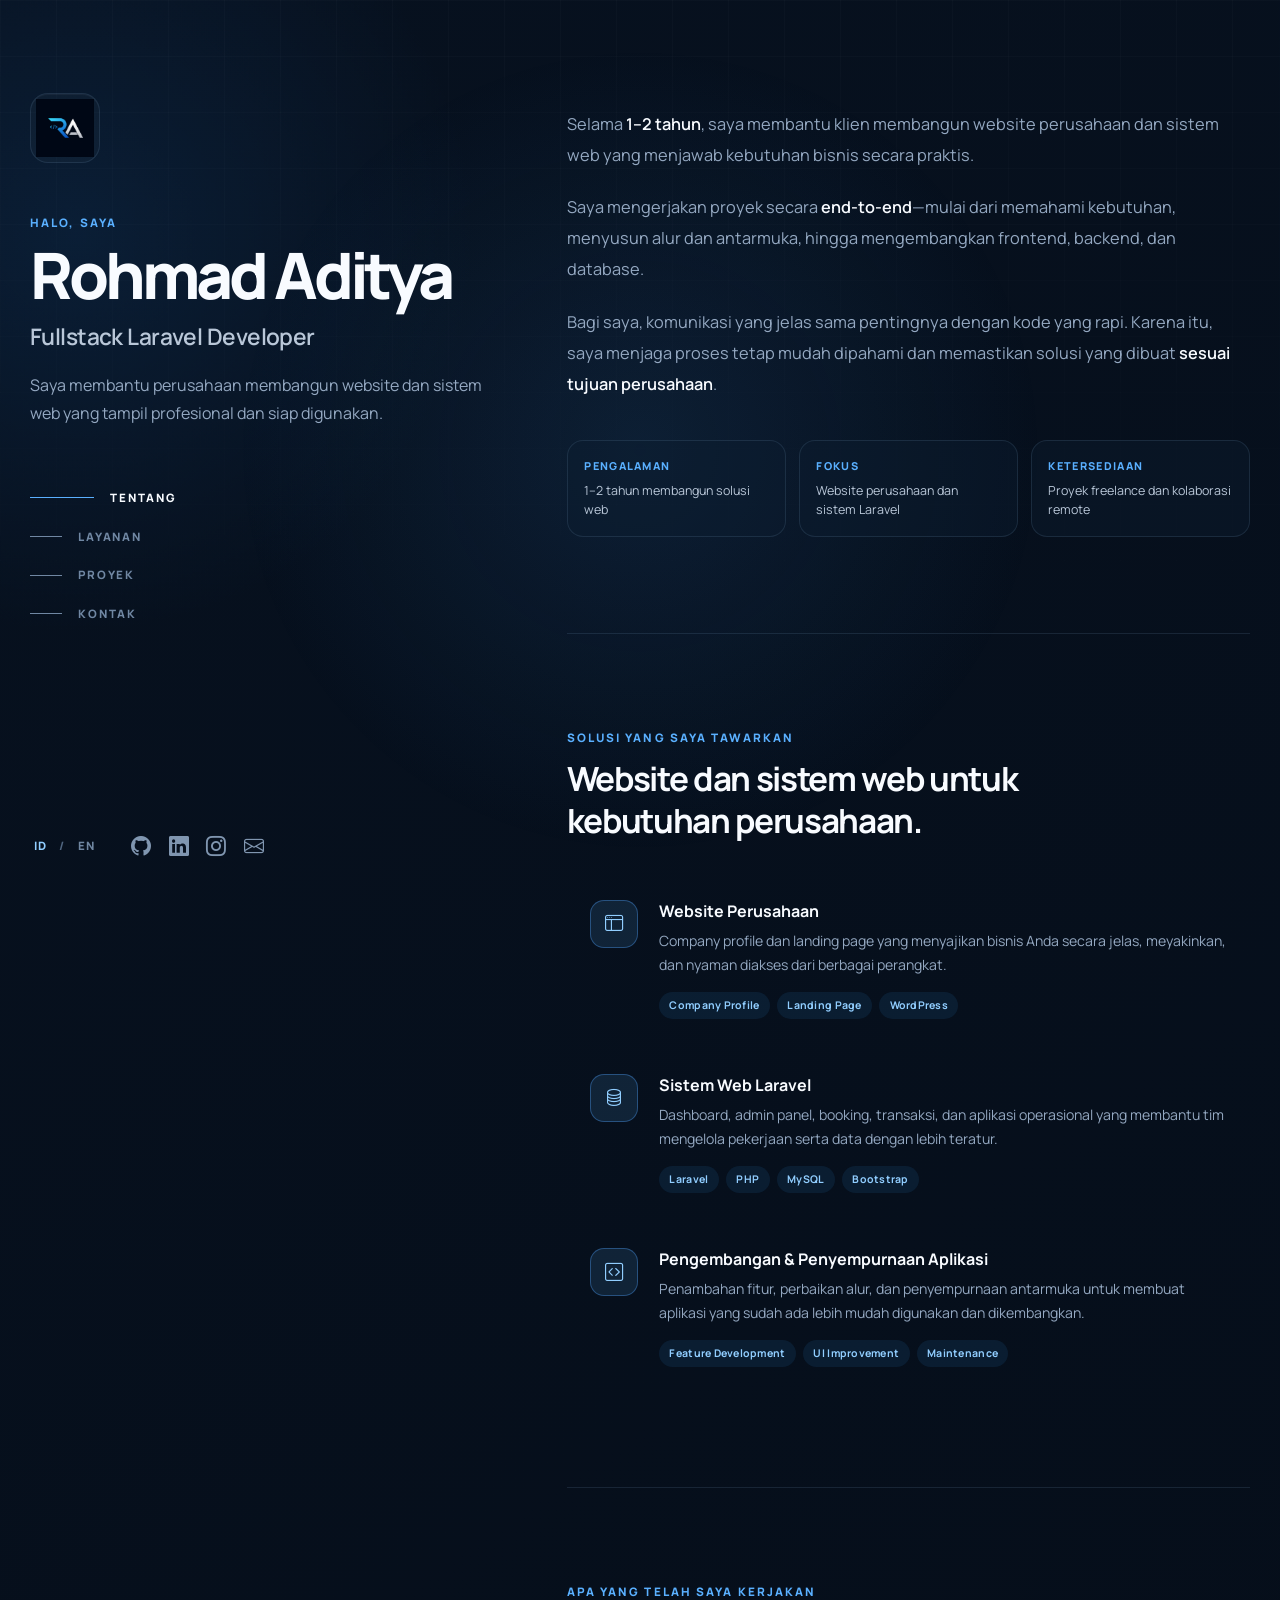
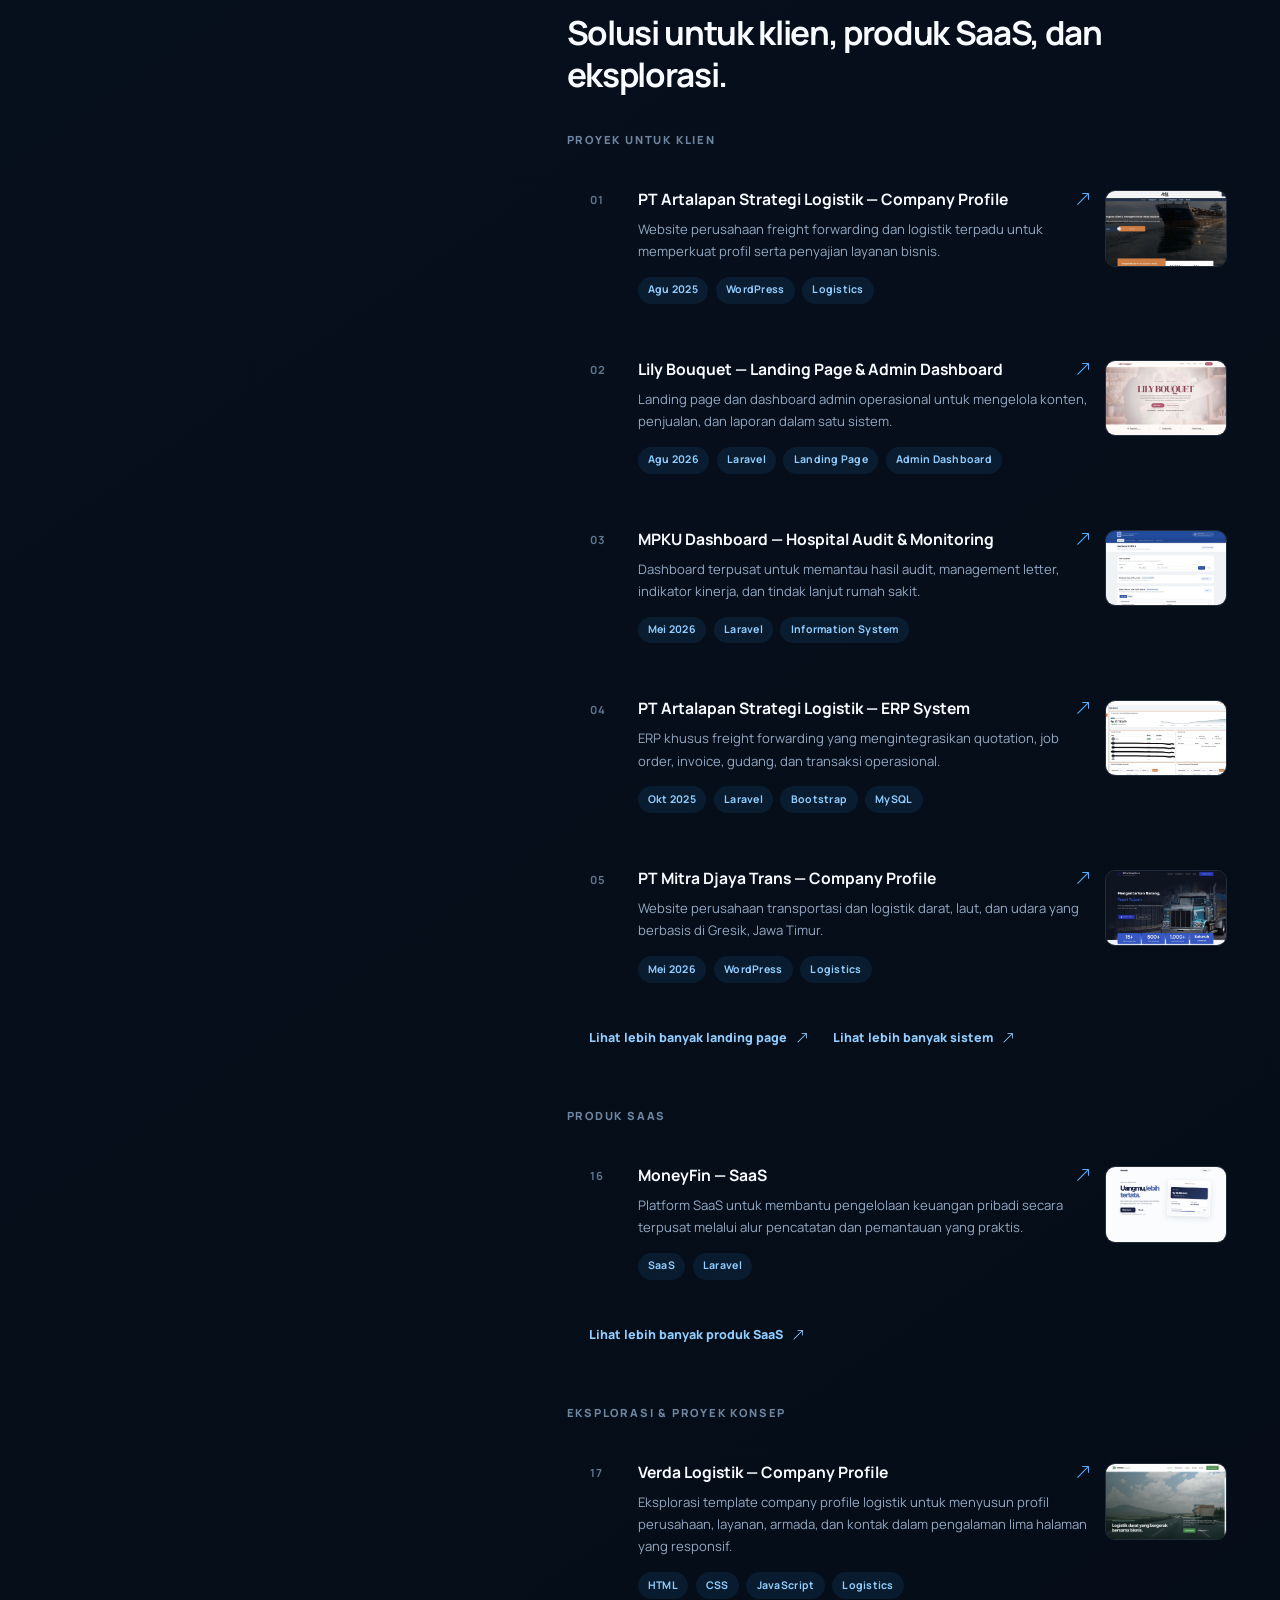
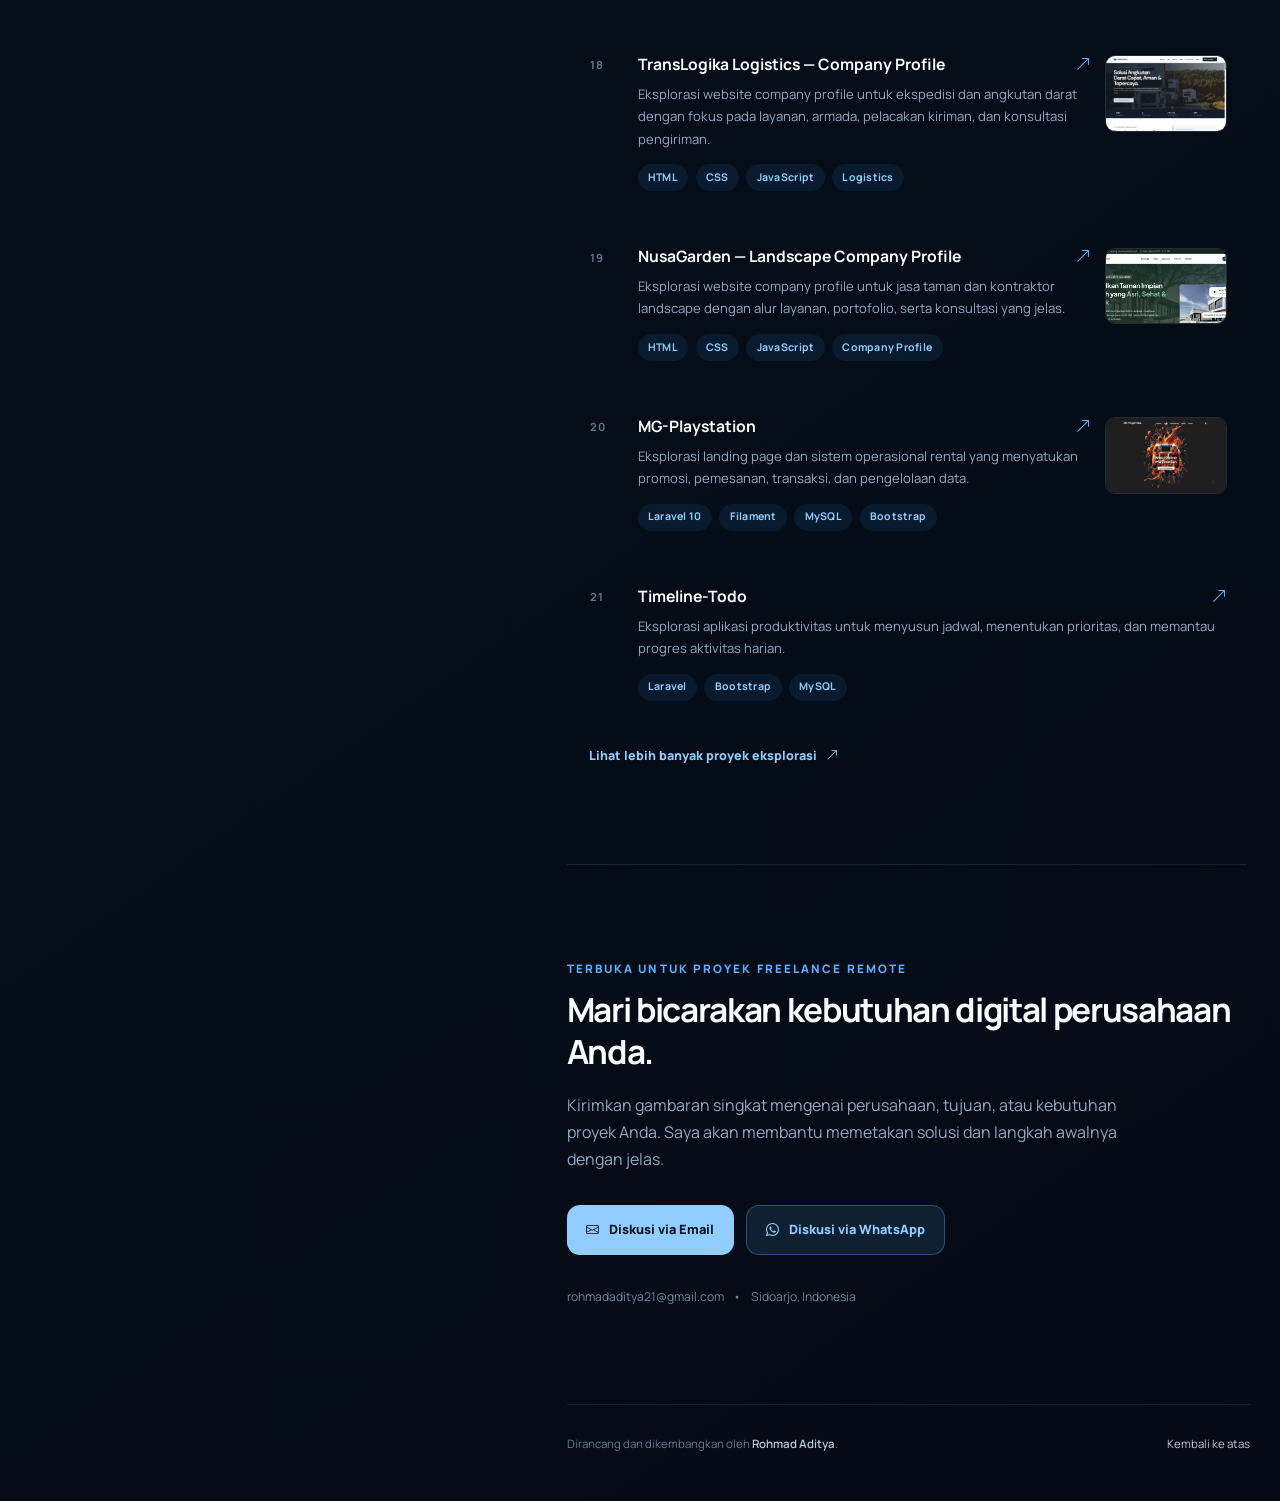
<file: index.html>
<!DOCTYPE html>
<html lang="id">

<head>
    <!-- Google tag (gtag.js) -->
    <script async src="https://www.googletagmanager.com/gtag/js?id=G-Q3MPJQYQ7Y"></script>
    <script>
        window.dataLayer = window.dataLayer || [];
        function gtag(){dataLayer.push(arguments);}
        gtag('js', new Date());
        gtag('config', 'G-Q3MPJQYQ7Y');
    </script>
    <meta charset="UTF-8">
    <meta name="viewport" content="width=device-width, initial-scale=1.0">
    <meta name="description" content="Portfolio Rohmad Aditya, Fullstack Laravel Developer untuk website perusahaan dan sistem web yang profesional serta siap digunakan.">
    <meta name="theme-color" content="#07111f">
    <title>Rohmad Aditya | Fullstack Laravel Developer</title>
    <link rel="icon" type="image/png" href="assets/logo-ra.png">
    <link rel="preconnect" href="https://cdn.jsdelivr.net">
    <link rel="preconnect" href="https://fonts.googleapis.com">
    <link rel="preconnect" href="https://fonts.gstatic.com" crossorigin>
    <link href="https://cdn.jsdelivr.net/npm/bootstrap@5.3.3/dist/css/bootstrap.min.css" rel="stylesheet">
    <link rel="stylesheet" href="https://cdn.jsdelivr.net/npm/bootstrap-icons@1.11.3/font/bootstrap-icons.css">
    <link href="https://fonts.googleapis.com/css2?family=Manrope:wght@400;500;600;700;800&amp;display=swap" rel="stylesheet">
    <link rel="stylesheet" href="assets/css/style.css">
</head>

<body>
    <a class="skip-link" href="#main-content" data-id="Lewati ke konten" data-en="Skip to content">Lewati ke konten</a>
    <div class="spotlight" aria-hidden="true"></div>

    <div class="portfolio-shell">
        <header class="intro-panel" id="top">
            <div class="intro-panel__inner">
                <a class="brand-mark" href="#top" aria-label="RA Dev - kembali ke atas" data-id-aria-label="RA Dev - kembali ke atas" data-en-aria-label="RA Dev - back to top">
                    <img src="assets/logo-ra.png" alt="Logo RA Dev">
                </a>

                <div class="intro-copy">
                    <p class="eyebrow" data-id="Halo, saya" data-en="Hi, I'm">Halo, saya</p>
                    <h1>Rohmad Aditya</h1>
                    <h2>Fullstack Laravel Developer</h2>
                    <p class="intro-summary"
                        data-id="Saya membantu perusahaan membangun website dan sistem web yang tampil profesional dan siap digunakan."
                        data-en="I help companies build professional websites and web systems that are ready to use.">
                        Saya membantu perusahaan membangun website dan sistem web yang tampil profesional dan siap digunakan.
                    </p>
                </div>

                <nav class="section-nav" aria-label="Navigasi utama" data-id-aria-label="Navigasi utama" data-en-aria-label="Primary navigation">
                    <a href="#about" class="section-nav__link is-active" data-section="about">
                        <span class="section-nav__line"></span>
                        <span data-id="Tentang" data-en="About">Tentang</span>
                    </a>
                    <a href="#services" class="section-nav__link" data-section="services">
                        <span class="section-nav__line"></span>
                        <span data-id="Layanan" data-en="Services">Layanan</span>
                    </a>
                    <a href="#projects" class="section-nav__link" data-section="projects">
                        <span class="section-nav__line"></span>
                        <span data-id="Proyek" data-en="Projects">Proyek</span>
                    </a>
                    <a href="#contact" class="section-nav__link" data-section="contact">
                        <span class="section-nav__line"></span>
                        <span data-id="Kontak" data-en="Contact">Kontak</span>
                    </a>
                </nav>

                <div class="intro-footer">
                    <div class="language-switcher" role="group" aria-label="Pilih bahasa" data-id-aria-label="Pilih bahasa" data-en-aria-label="Choose language">
                        <button type="button" class="language-button is-active" data-language="id" aria-pressed="true">ID</button>
                        <span aria-hidden="true">/</span>
                        <button type="button" class="language-button" data-language="en" aria-pressed="false">EN</button>
                    </div>

                    <div class="social-links" aria-label="Tautan sosial" data-id-aria-label="Tautan sosial" data-en-aria-label="Social links">
                        <a href="https://github.com/RohmadAditya" target="_blank" rel="noopener noreferrer" aria-label="GitHub">
                            <i class="bi bi-github" aria-hidden="true"></i>
                        </a>
                        <a href="https://www.linkedin.com/in/rohmad-aditya-731b02390" target="_blank" rel="noopener noreferrer" aria-label="LinkedIn">
                            <i class="bi bi-linkedin" aria-hidden="true"></i>
                        </a>
                        <a href="https://www.instagram.com/rohmad_aditya/" target="_blank" rel="noopener noreferrer" aria-label="Instagram">
                            <i class="bi bi-instagram" aria-hidden="true"></i>
                        </a>
                        <a href="mailto:rohmadaditya21@gmail.com" aria-label="Email">
                            <i class="bi bi-envelope" aria-hidden="true"></i>
                        </a>
                    </div>
                </div>
            </div>
        </header>

        <main class="content-panel" id="main-content">
            <section class="content-section" id="about" aria-labelledby="about-title">
                <p class="mobile-section-label" id="about-title" data-id="Tentang" data-en="About">Tentang</p>
                <div class="prose-block">
                    <p data-id-html="Selama <strong>1–2 tahun</strong>, saya membantu klien membangun website perusahaan dan sistem web yang menjawab kebutuhan bisnis secara praktis."
                        data-en-html="For the past <strong>1–2 years</strong>, I have helped clients build company websites and practical web systems around real business needs.">
                        Selama <strong>1–2 tahun</strong>, saya membantu klien membangun website perusahaan dan sistem web yang menjawab kebutuhan bisnis secara praktis.
                    </p>
                    <p data-id-html="Saya mengerjakan proyek secara <strong>end-to-end</strong>—mulai dari memahami kebutuhan, menyusun alur dan antarmuka, hingga mengembangkan frontend, backend, dan database."
                        data-en-html="I work <strong>end-to-end</strong>—from understanding requirements and shaping the user flow to building the frontend, backend, and database.">
                        Saya mengerjakan proyek secara <strong>end-to-end</strong>—mulai dari memahami kebutuhan, menyusun alur dan antarmuka, hingga mengembangkan frontend, backend, dan database.
                    </p>
                    <p data-id-html="Bagi saya, komunikasi yang jelas sama pentingnya dengan kode yang rapi. Karena itu, saya menjaga proses tetap mudah dipahami dan memastikan solusi yang dibuat <strong>sesuai tujuan perusahaan</strong>."
                        data-en-html="To me, clear communication matters as much as clean code. I keep the process easy to follow and make sure every solution stays <strong>aligned with the company's goals</strong>.">
                        Bagi saya, komunikasi yang jelas sama pentingnya dengan kode yang rapi. Karena itu, saya menjaga proses tetap mudah dipahami dan memastikan solusi yang dibuat <strong>sesuai tujuan perusahaan</strong>.
                    </p>
                </div>

                <dl class="profile-facts">
                    <div>
                        <dt data-id="Pengalaman" data-en="Experience">Pengalaman</dt>
                        <dd data-id="1–2 tahun membangun solusi web" data-en="1–2 years building web solutions">1–2 tahun membangun solusi web</dd>
                    </div>
                    <div>
                        <dt data-id="Fokus" data-en="Focus">Fokus</dt>
                        <dd data-id="Website perusahaan dan sistem Laravel" data-en="Company websites and Laravel systems">Website perusahaan dan sistem Laravel</dd>
                    </div>
                    <div>
                        <dt data-id="Ketersediaan" data-en="Availability">Ketersediaan</dt>
                        <dd data-id="Proyek freelance dan kolaborasi remote" data-en="Freelance projects and remote collaboration">Proyek freelance dan kolaborasi remote</dd>
                    </div>
                </dl>
            </section>

            <section class="content-section" id="services" aria-labelledby="services-title">
                <p class="mobile-section-label" id="services-title" data-id="Layanan" data-en="Services">Layanan</p>
                <div class="section-heading">
                    <p class="eyebrow" data-id="Solusi yang saya tawarkan" data-en="How I can help">Solusi yang saya tawarkan</p>
                    <h2 data-id="Website dan sistem web untuk kebutuhan perusahaan." data-en="Websites and web systems built around your business.">Website dan sistem web untuk kebutuhan perusahaan.</h2>
                </div>

                <div class="service-list">
                    <article class="service-item">
                        <span class="service-icon"><i class="bi bi-window-sidebar" aria-hidden="true"></i></span>
                        <div>
                            <h3 data-id="Website Perusahaan" data-en="Company Websites">Website Perusahaan</h3>
                            <p data-id="Company profile dan landing page yang menyajikan bisnis Anda secara jelas, meyakinkan, dan nyaman diakses dari berbagai perangkat."
                               data-en="Company profiles and landing pages that present your business clearly, build trust, and work smoothly across devices.">
                                Company profile dan landing page yang menyajikan bisnis Anda secara jelas, meyakinkan, dan nyaman diakses dari berbagai perangkat.
                            </p>
                            <ul class="tag-list" aria-label="Keahlian" data-id-aria-label="Keahlian" data-en-aria-label="Skills">
                                <li>Company Profile</li><li>Landing Page</li><li>WordPress</li>
                            </ul>
                        </div>
                    </article>

                    <article class="service-item">
                        <span class="service-icon"><i class="bi bi-database" aria-hidden="true"></i></span>
                        <div>
                            <h3 data-id="Sistem Web Laravel" data-en="Laravel Web Systems">Sistem Web Laravel</h3>
                            <p data-id="Dashboard, admin panel, booking, transaksi, dan aplikasi operasional yang membantu tim mengelola pekerjaan serta data dengan lebih teratur."
                               data-en="Dashboards, admin panels, booking flows, transaction tools, and operational apps that help teams manage work and data more effectively.">
                                Dashboard, admin panel, booking, transaksi, dan aplikasi operasional yang membantu tim mengelola pekerjaan serta data dengan lebih teratur.
                            </p>
                            <ul class="tag-list" aria-label="Keahlian" data-id-aria-label="Keahlian" data-en-aria-label="Skills">
                                <li>Laravel</li><li>PHP</li><li>MySQL</li><li>Bootstrap</li>
                            </ul>
                        </div>
                    </article>

                    <article class="service-item">
                        <span class="service-icon"><i class="bi bi-code-square" aria-hidden="true"></i></span>
                        <div>
                            <h3 data-id="Pengembangan &amp; Penyempurnaan Aplikasi" data-en="Application Development &amp; Improvement">Pengembangan &amp; Penyempurnaan Aplikasi</h3>
                            <p data-id="Penambahan fitur, perbaikan alur, dan penyempurnaan antarmuka untuk membuat aplikasi yang sudah ada lebih mudah digunakan dan dikembangkan."
                               data-en="New features, workflow improvements, and interface refinements that make existing applications easier to use and extend.">
                                Penambahan fitur, perbaikan alur, dan penyempurnaan antarmuka untuk membuat aplikasi yang sudah ada lebih mudah digunakan dan dikembangkan.
                            </p>
                            <ul class="tag-list" aria-label="Keahlian" data-id-aria-label="Keahlian" data-en-aria-label="Skills">
                                <li>Feature Development</li><li>UI Improvement</li><li>Maintenance</li>
                            </ul>
                        </div>
                    </article>
                </div>
            </section>

            <section class="content-section" id="projects" aria-labelledby="projects-title">
                <p class="mobile-section-label" id="projects-title" data-id="Proyek" data-en="Projects">Proyek</p>
                <div class="section-heading">
                    <p class="eyebrow" data-id="Apa yang telah saya kerjakan" data-en="What I have done">apa yang telah saya kerjakan</p>
                    <h2 data-id="Solusi untuk klien, produk SaaS, dan eksplorasi." data-en="Solutions for clients, SaaS products, and explorations.">Solusi untuk klien, produk SaaS, dan eksplorasi.</h2>
                </div>

                <div class="project-group project-group--preview">
                    <p class="project-group__label" data-id="Proyek untuk klien" data-en="Client projects">Proyek untuk klien</p>


                    <button type="button" class="project-card project-card--featured" data-bs-toggle="modal" data-bs-target="#asllogistikModal" aria-label="Buka studi kasus company profile PT Artalapan Strategi Logistik" data-id-aria-label="Buka studi kasus company profile PT Artalapan Strategi Logistik" data-en-aria-label="Open the PT Artalapan Strategi Logistik company profile case study">
                        <span class="project-card__index">01</span>
                        <span class="project-card__body">
                            <span class="project-card__topline"><span>PT Artalapan Strategi Logistik — Company Profile</span><i class="bi bi-arrow-up-right" aria-hidden="true"></i></span>
                            <span class="project-card__description" data-id="Website perusahaan freight forwarding dan logistik terpadu untuk memperkuat profil serta penyajian layanan bisnis." data-en="A company website for an integrated freight-forwarding and logistics provider, strengthening its profile and service presentation.">Website perusahaan freight forwarding dan logistik terpadu untuk memperkuat profil serta penyajian layanan bisnis.</span>
                            <span class="tag-list"><span>Agu 2025</span><span>WordPress</span><span>Logistics</span></span>
                        </span>
                        <span class="project-card__media"><img src="assets/projects/asl-company-profile/landing.webp" alt="Tampilan beranda ASL Logistik" data-id-alt="Tampilan beranda ASL Logistik" data-en-alt="ASL Logistik homepage preview" loading="lazy" decoding="async"></span>
                    </button>
                    <button type="button" class="project-card project-card--featured" data-bs-toggle="modal" data-bs-target="#lilyBouquetModal" aria-label="Buka studi kasus Lily Bouquet" data-id-aria-label="Buka studi kasus Lily Bouquet" data-en-aria-label="Open the Lily Bouquet case study">
                        <span class="project-card__index">02</span>
                        <span class="project-card__body">
                            <span class="project-card__topline"><span>Lily Bouquet — Landing Page &amp; Admin Dashboard</span><i class="bi bi-arrow-up-right" aria-hidden="true"></i></span>
                            <span class="project-card__description" data-id="Landing page dan dashboard admin operasional untuk mengelola konten, penjualan, dan laporan dalam satu sistem." data-en="A landing page and operational admin dashboard for managing content, sales, and reports in one system.">Landing page dan dashboard admin operasional untuk mengelola konten, penjualan, dan laporan dalam satu sistem.</span>
                            <span class="tag-list"><span>Agu 2026</span><span>Laravel</span><span>Landing Page</span><span>Admin Dashboard</span></span>
                        </span>
                        <span class="project-card__media"><img src="assets/projects/lily-bouquet/landing.webp" alt="Tampilan landing page Lily Bouquet" data-id-alt="Tampilan landing page Lily Bouquet" data-en-alt="Lily Bouquet landing page preview" loading="lazy" decoding="async"></span>
                    </button>
                    <button type="button" class="project-card project-card--featured" data-bs-toggle="modal" data-bs-target="#mpkuDashboardModal" aria-label="Buka studi kasus MPKU Dashboard" data-id-aria-label="Buka studi kasus MPKU Dashboard" data-en-aria-label="Open the MPKU Dashboard case study">
                        <span class="project-card__index">03</span>
                        <span class="project-card__body">
                            <span class="project-card__topline"><span>MPKU Dashboard — Hospital Audit &amp; Monitoring</span><i class="bi bi-arrow-up-right" aria-hidden="true"></i></span>
                            <span class="project-card__description" data-id="Dashboard terpusat untuk memantau hasil audit, management letter, indikator kinerja, dan tindak lanjut rumah sakit." data-en="A centralized dashboard for monitoring audit results, management letters, performance indicators, and hospital follow-ups.">Dashboard terpusat untuk memantau hasil audit, management letter, indikator kinerja, dan tindak lanjut rumah sakit.</span>
                            <span class="tag-list"><span>Mei 2026</span><span>Laravel</span><span>Information System</span></span>
                        </span>
                        <span class="project-card__media"><img src="assets/projects/mpku-dashboard/dashboard.webp" alt="Tampilan Dashboard MPKU" data-id-alt="Tampilan Dashboard MPKU" data-en-alt="MPKU Dashboard preview" loading="lazy" decoding="async"></span>
                    </button>
                    <button type="button" class="project-card project-card--featured" data-bs-toggle="modal" data-bs-target="#aslErpModal" aria-label="Buka studi kasus ERP PT Artalapan Strategi Logistik" data-id-aria-label="Buka studi kasus ERP PT Artalapan Strategi Logistik" data-en-aria-label="Open the PT Artalapan Strategi Logistik ERP case study">
                        <span class="project-card__index">04</span>
                        <span class="project-card__body">
                            <span class="project-card__topline"><span>PT Artalapan Strategi Logistik — ERP System</span><i class="bi bi-arrow-up-right" aria-hidden="true"></i></span>
                            <span class="project-card__description" data-id="ERP khusus freight forwarding yang mengintegrasikan quotation, job order, invoice, gudang, dan transaksi operasional." data-en="A custom freight-forwarding ERP integrating quotations, job orders, invoicing, warehousing, and operational transactions.">ERP khusus freight forwarding yang mengintegrasikan quotation, job order, invoice, gudang, dan transaksi operasional.</span>
                            <span class="tag-list"><span>Okt 2025</span><span>Laravel</span><span>Bootstrap</span><span>MySQL</span></span>
                        </span>
                        <span class="project-card__media"><img src="assets/projects/asl-erp/dashboard.webp" alt="Tampilan dashboard ERP Artalapan Strategi Logistik" data-id-alt="Tampilan dashboard ERP Artalapan Strategi Logistik" data-en-alt="Artalapan Strategi Logistik ERP dashboard preview" loading="lazy" decoding="async"></span>
                    </button>
                    <button type="button" class="project-card project-card--featured" data-bs-toggle="modal" data-bs-target="#mitraDjayaModal" aria-label="Buka studi kasus PT Mitra Djaya Trans" data-id-aria-label="Buka studi kasus PT Mitra Djaya Trans" data-en-aria-label="Open the PT Mitra Djaya Trans case study">
                        <span class="project-card__index">05</span>
                        <span class="project-card__body">
                            <span class="project-card__topline"><span>PT Mitra Djaya Trans — Company Profile</span><i class="bi bi-arrow-up-right" aria-hidden="true"></i></span>
                            <span class="project-card__description" data-id="Website perusahaan transportasi dan logistik darat, laut, dan udara yang berbasis di Gresik, Jawa Timur." data-en="A company website for a Gresik-based land, sea, and air transportation and logistics provider.">Website perusahaan transportasi dan logistik darat, laut, dan udara yang berbasis di Gresik, Jawa Timur.</span>
                            <span class="tag-list"><span>Mei 2026</span><span>WordPress</span><span>Logistics</span></span>
                        </span>
                        <span class="project-card__media"><img src="assets/projects/mitra-djaya-trans/landing.webp" alt="Tampilan beranda Mitra Djaya Trans" data-id-alt="Tampilan beranda Mitra Djaya Trans" data-en-alt="Mitra Djaya Trans homepage preview" loading="lazy" decoding="async"></span>
                    </button>
                    <button type="button" class="project-card project-card--featured" data-bs-toggle="modal" data-bs-target="#surabayaMandiriModal" aria-label="Buka studi kasus PT Surabaya Mandiri Logistik" data-id-aria-label="Buka studi kasus PT Surabaya Mandiri Logistik" data-en-aria-label="Open the PT Surabaya Mandiri Logistik case study">
                        <span class="project-card__index">06</span>
                        <span class="project-card__body">
                            <span class="project-card__topline"><span>PT Surabaya Mandiri Logistik — Company Profile</span><i class="bi bi-arrow-up-right" aria-hidden="true"></i></span>
                            <span class="project-card__description" data-id="Website company profile untuk perusahaan penyedia material bangunan, transportasi, dan pergudangan di Surabaya." data-en="A company profile website for a Surabaya-based building materials supplier, transportation provider, and warehousing business.">Website company profile untuk perusahaan penyedia material bangunan, transportasi, dan pergudangan di Surabaya.</span>
                            <span class="tag-list"><span>Mei 2026</span><span>WordPress</span><span>Company Profile</span><span>Logistics</span><span>Material Supplier</span></span>
                        </span>
                        <span class="project-card__media"><img src="assets/projects/surabaya-mandiri-logistik/landing.webp" alt="Tampilan beranda Surabaya Mandiri Logistik" data-id-alt="Tampilan beranda Surabaya Mandiri Logistik" data-en-alt="Surabaya Mandiri Logistik homepage preview" loading="lazy" decoding="async"></span>
                    </button>
                    <button type="button" class="project-card project-card--featured" data-bs-toggle="modal" data-bs-target="#smtCatalogModal" aria-label="Buka studi kasus e-Catalog PT Surya Medika Timur" data-id-aria-label="Buka studi kasus e-Catalog PT Surya Medika Timur" data-en-aria-label="Open the PT Surya Medika Timur e-Catalog case study">
                        <span class="project-card__index">07</span>
                        <span class="project-card__body">
                            <span class="project-card__topline"><span>PT Surya Medika Timur — e-Catalog</span><i class="bi bi-arrow-up-right" aria-hidden="true"></i></span>
                            <span class="project-card__description" data-id="Platform terpusat untuk membandingkan penawaran produk vendor dan mendukung keputusan pengadaan rumah sakit." data-en="A centralized platform for comparing vendor product offers and supporting hospital procurement decisions.">Platform terpusat untuk membandingkan penawaran produk vendor dan mendukung keputusan pengadaan rumah sakit.</span>
                            <span class="tag-list"><span>Apr 2026</span><span>Laravel</span><span>Information System</span></span>
                        </span>
                        <span class="project-card__media"><img src="assets/projects/surya-medika-timur-ecatalog/results.webp" alt="Tampilan perbandingan penawaran e-Katalog Surya Medika Timur" data-id-alt="Tampilan perbandingan penawaran e-Katalog Surya Medika Timur" data-en-alt="Surya Medika Timur e-Catalog offer comparison preview" loading="lazy" decoding="async"></span>
                    </button>
                    <button type="button" class="project-card project-card--featured" data-bs-toggle="modal" data-bs-target="#sitiKhodijahHisModal" aria-label="Buka studi kasus HIS Rumah Sakit Siti Khodijah" data-id-aria-label="Buka studi kasus HIS Rumah Sakit Siti Khodijah" data-en-aria-label="Open the Siti Khodijah Hospital HIS case study">
                        <span class="project-card__index">08</span>
                        <span class="project-card__body">
                            <span class="project-card__topline"><span>RS Siti Khodijah Sepanjang — HIS</span><i class="bi bi-arrow-up-right" aria-hidden="true"></i></span>
                            <span class="project-card__description" data-id="Pengembangan ulang sistem informasi rumah sakit untuk layanan pasien, rekam medis, farmasi, billing, dan administrasi." data-en="A ground-up hospital information system rebuild covering patient services, medical records, pharmacy, billing, and administration.">Pengembangan ulang sistem informasi rumah sakit untuk layanan pasien, rekam medis, farmasi, billing, dan administrasi.</span>
                            <span class="tag-list"><span>Apr 2025–Apr 2026</span><span>Software Development</span><span>HIS</span></span>
                        </span>
                        <span class="project-card__media"><img src="assets/projects/siti-khodijah-his/portal.webp" alt="Tampilan portal HIS RS Siti Khodijah Sepanjang" data-id-alt="Tampilan portal HIS RS Siti Khodijah Sepanjang" data-en-alt="Siti Khodijah Hospital HIS portal preview" loading="lazy" decoding="async"></span>
                    </button>
                    <button type="button" class="project-card project-card--featured" data-bs-toggle="modal" data-bs-target="#smtQuotationModal" aria-label="Buka studi kasus Form Penawaran PT Surya Medika Timur" data-id-aria-label="Buka studi kasus Form Penawaran PT Surya Medika Timur" data-en-aria-label="Open the PT Surya Medika Timur quotation feature case study">
                        <span class="project-card__index">09</span>
                        <span class="project-card__body">
                            <span class="project-card__topline"><span>PT Surya Medika Timur — Form Penawaran</span><i class="bi bi-arrow-up-right" aria-hidden="true"></i></span>
                            <span class="project-card__description" data-id="Fitur pengajuan penawaran vendor berbasis token dan pemeringkatan otomatis untuk mempercepat evaluasi pengadaan." data-en="Token-based vendor quotation submission and automated ranking features for faster procurement evaluation.">Fitur pengajuan penawaran vendor berbasis token dan pemeringkatan otomatis untuk mempercepat evaluasi pengadaan.</span>
                            <span class="tag-list"><span>Feb–Mar 2026</span><span>Laravel</span><span>Information System</span></span>
                        </span>
                        <span class="project-card__media"><img src="assets/projects/surya-medika-timur-quotation/list.webp" alt="Tampilan daftar Form Penawaran Surya Medika Timur" data-id-alt="Tampilan daftar Form Penawaran Surya Medika Timur" data-en-alt="Surya Medika Timur quotation form list preview" loading="lazy" decoding="async"></span>
                    </button>
                    <button type="button" class="project-card project-card--featured" data-bs-toggle="modal" data-bs-target="#daemanindoagenciesModal" aria-label="Buka studi kasus Daemanindo Agencies" data-id-aria-label="Buka studi kasus Daemanindo Agencies" data-en-aria-label="Open the Daemanindo Agencies case study">
                        <span class="project-card__index">10</span>
                        <span class="project-card__body">
                            <span class="project-card__topline"><span>Daemanindo Agencies — Company Profile</span><i class="bi bi-arrow-up-right" aria-hidden="true"></i></span>
                            <span class="project-card__description" data-id="Website company profile untuk perusahaan ekspor-impor di Dili, Timor-Leste dengan struktur informasi yang ringkas." data-en="A concise company profile website for an export-import company based in Dili, Timor-Leste.">Website company profile untuk perusahaan ekspor-impor di Dili, Timor-Leste dengan struktur informasi yang ringkas.</span>
                            <span class="tag-list"><span>Jan 2026</span><span>WordPress</span><span>Export–Import</span></span>
                        </span>
                        <span class="project-card__media"><img src="assets/projects/daemanindo-agencies/landing.webp" alt="Tampilan beranda Daemanindo Agencies" data-id-alt="Tampilan beranda Daemanindo Agencies" data-en-alt="Daemanindo Agencies homepage preview" loading="lazy" decoding="async"></span>
                    </button>
                    <button type="button" class="project-card project-card--featured" data-bs-toggle="modal" data-bs-target="#restoBuAisModal" aria-label="Buka studi kasus POS Resto Bu Ais" data-id-aria-label="Buka studi kasus POS Resto Bu Ais" data-en-aria-label="Open the Resto Bu Ais POS case study">
                        <span class="project-card__index">11</span>
                        <span class="project-card__body">
                            <span class="project-card__topline"><span>Resto Bu Ais — POS System</span><i class="bi bi-arrow-up-right" aria-hidden="true"></i></span>
                            <span class="project-card__description" data-id="Aplikasi kasir berbasis web untuk pemesanan, transaksi, pengelolaan menu, dan laporan penjualan restoran." data-en="A web-based restaurant POS for orders, transactions, menu administration, and sales reporting.">Aplikasi kasir berbasis web untuk pemesanan, transaksi, pengelolaan menu, dan laporan penjualan restoran.</span>
                            <span class="tag-list"><span>Jan 2026</span><span>Laravel</span><span>MySQL</span><span>Bootstrap</span></span>
                        </span>
                        <span class="project-card__media project-card__media--portrait"><img src="assets/projects/resto-bu-ais/pos-mobile.webp" alt="Tampilan menu POS Resto Bu Ais" data-id-alt="Tampilan menu POS Resto Bu Ais" data-en-alt="Resto Bu Ais POS menu preview" loading="lazy" decoding="async"></span>
                    </button>
                    <button type="button" class="project-card project-card--featured" data-bs-toggle="modal" data-bs-target="#synergyTangguhModal" aria-label="Buka studi kasus PT Synergy Tangguh Perkasa" data-id-aria-label="Buka studi kasus PT Synergy Tangguh Perkasa" data-en-aria-label="Open the PT Synergy Tangguh Perkasa case study">
                        <span class="project-card__index">12</span>
                        <span class="project-card__body">
                            <span class="project-card__topline"><span>PT Synergy Tangguh Perkasa — Company Profile</span><i class="bi bi-arrow-up-right" aria-hidden="true"></i></span>
                            <span class="project-card__description" data-id="Website company profile untuk perusahaan pengadaan barang dan jasa dengan citra profesional dan terpercaya." data-en="A company profile website for a procurement provider, built around a professional and trustworthy brand image.">Website company profile untuk perusahaan pengadaan barang dan jasa dengan citra profesional dan terpercaya.</span>
                            <span class="tag-list"><span>Jul 2025</span><span>WordPress</span><span>Procurement</span></span>
                        </span>
                        <span class="project-card__media"><img src="assets/projects/synergy-tangguh-perkasa/landing.webp" alt="Tampilan beranda Synergy Perkasa Group" data-id-alt="Tampilan beranda Synergy Perkasa Group" data-en-alt="Synergy Perkasa Group homepage preview" loading="lazy" decoding="async"></span>
                    </button>
                    <button type="button" class="project-card project-card--featured" data-bs-toggle="modal" data-bs-target="#popeyeProfileModal" aria-label="Buka studi kasus company profile PT Popeye Trans Logistik" data-id-aria-label="Buka studi kasus company profile PT Popeye Trans Logistik" data-en-aria-label="Open the PT Popeye Trans Logistik company profile case study">
                        <span class="project-card__index">13</span>
                        <span class="project-card__body">
                            <span class="project-card__topline"><span>PT Popeye Trans Logistik — Company Profile</span><i class="bi bi-arrow-up-right" aria-hidden="true"></i></span>
                            <span class="project-card__description" data-id="Website profil perusahaan untuk layanan kargo, transportasi, pindahan, distribusi, serta ekspor-impor." data-en="A company profile website covering cargo, transportation, relocation, distribution, and export-import services.">Website profil perusahaan untuk layanan kargo, transportasi, pindahan, distribusi, serta ekspor-impor.</span>
                            <span class="tag-list"><span>Jun 2025</span><span>WordPress</span><span>Logistics</span></span>
                        </span>
                        <span class="project-card__media"><img src="assets/projects/popeye-company-profile/landing.webp" alt="Tampilan beranda Popeye Trans Logistik" data-id-alt="Tampilan beranda Popeye Trans Logistik" data-en-alt="Popeye Trans Logistik homepage preview" loading="lazy" decoding="async"></span>
                    </button>
                    <button type="button" class="project-card project-card--featured" data-bs-toggle="modal" data-bs-target="#popeyeErpModal" aria-label="Buka studi kasus ERP PT Popeye Trans Logistik" data-id-aria-label="Buka studi kasus ERP PT Popeye Trans Logistik" data-en-aria-label="Open the PT Popeye Trans Logistik ERP case study">
                        <span class="project-card__index">14</span>
                        <span class="project-card__body">
                            <span class="project-card__topline"><span>PT Popeye Trans Logistik — ERP System</span><i class="bi bi-arrow-up-right" aria-hidden="true"></i></span>
                            <span class="project-card__description" data-id="ERP logistik dengan invoice, dokumen, dan format ekspor fleksibel yang dapat disesuaikan untuk kebutuhan setiap pelanggan." data-en="A logistics ERP with flexible invoice layouts, documents, and export formats tailored to each customer's requirements.">ERP logistik dengan invoice, dokumen, dan format ekspor fleksibel yang dapat disesuaikan untuk kebutuhan setiap pelanggan.</span>
                            <span class="tag-list"><span>Mar–Apr 2025</span><span>Laravel</span><span>Bootstrap</span><span>MySQL</span></span>
                        </span>
                        <span class="project-card__media"><img src="assets/projects/popeye-erp/dashboard.webp" alt="Tampilan dashboard ERP Popeye Trans Logistik" data-id-alt="Tampilan dashboard ERP Popeye Trans Logistik" data-en-alt="Popeye Trans Logistik ERP dashboard preview" loading="lazy" decoding="async"></span>
                    </button>
                    <button type="button" class="project-card project-card--featured" data-bs-toggle="modal" data-bs-target="#sriMutiaraAlamErpModal" aria-label="Buka detail ERP PT Sri Mutiara Alam" data-id-aria-label="Buka detail ERP PT Sri Mutiara Alam" data-en-aria-label="Open the PT Sri Mutiara Alam ERP details">
                        <span class="project-card__index">15</span>
                        <span class="project-card__body">
                            <span class="project-card__topline"><span>PT Sri Mutiara Alam — ERP System</span><i class="bi bi-arrow-up-right" aria-hidden="true"></i></span>
                            <span class="project-card__description" data-id="ERP yang menyatukan proses operasional dan transaksi; laporan keuangan merupakan salah satu modulnya." data-en="An ERP that brings operations and transactions together, with financial reporting as one of its modules.">ERP yang menyatukan proses operasional dan transaksi; laporan keuangan merupakan salah satu modulnya.</span>
                            <span class="tag-list"><span>Agu 2025</span><span>Laravel</span><span>ERP</span></span>
                        </span>
                        <span class="project-card__media"><img src="assets/projects/sri-mutiara-alam-erp/financial-reports.webp" alt="Tampilan laporan keuangan ERP PT Sri Mutiara Alam" data-id-alt="Tampilan laporan keuangan ERP PT Sri Mutiara Alam" data-en-alt="PT Sri Mutiara Alam ERP financial reports preview" loading="lazy" decoding="async"></span>
                    </button>














                    <a class="project-group__more" href="project.html#landing-page-projects">
                        <span data-id="Lihat lebih banyak landing page" data-en="See more landing page projects">Lihat lebih banyak landing page</span>
                        <i class="bi bi-arrow-up-right" aria-hidden="true"></i>
                    </a>
                    <a class="project-group__more" href="project.html#system-projects">
                        <span data-id="Lihat lebih banyak sistem" data-en="See more systems">Lihat lebih banyak sistem</span>
                        <i class="bi bi-arrow-up-right" aria-hidden="true"></i>
                    </a>
                </div>

                <div class="project-group project-group--preview">
                    <p class="project-group__label" data-id="Produk SaaS" data-en="SaaS products">Produk SaaS</p>

                    <button type="button" class="project-card project-card--featured" data-bs-toggle="modal" data-bs-target="#moneyFinModal" aria-label="Buka detail SaaS MoneyFin" data-id-aria-label="Buka detail SaaS MoneyFin" data-en-aria-label="Open the MoneyFin SaaS details">
                        <span class="project-card__index">16</span>
                        <span class="project-card__body">
                            <span class="project-card__topline"><span>MoneyFin — SaaS</span><i class="bi bi-arrow-up-right" aria-hidden="true"></i></span>
                            <span class="project-card__description" data-id="Platform SaaS untuk membantu pengelolaan keuangan pribadi secara terpusat melalui alur pencatatan dan pemantauan yang praktis." data-en="A SaaS platform for centralized financial management through practical recording and monitoring workflows.">Platform SaaS untuk membantu pengelolaan keuangan pribadi secara terpusat melalui alur pencatatan dan pemantauan yang praktis.</span>
                            <span class="tag-list"><span>SaaS</span><span>Laravel</span></span>
                        </span>
                        <span class="project-card__media"><img src="assets/projects/moneyfin/landing.webp" alt="Tampilan landing page MoneyFin" data-id-alt="Tampilan landing page MoneyFin" data-en-alt="MoneyFin landing page preview" loading="lazy" decoding="async"></span>
                    </button>
                    <a class="project-group__more" href="project.html#saas-projects">
                        <span data-id="Lihat lebih banyak produk SaaS" data-en="See more SaaS products">Lihat lebih banyak produk SaaS</span>
                        <i class="bi bi-arrow-up-right" aria-hidden="true"></i>
                    </a>
                </div>

                <div class="project-group project-group--preview">
                    <p class="project-group__label" data-id="Eksplorasi &amp; proyek konsep" data-en="Explorations &amp; concept projects">Eksplorasi &amp; proyek konsep</p>

                    <button type="button" class="project-card project-card--featured" data-bs-toggle="modal" data-bs-target="#verdaLogistikModal" aria-label="Buka detail konsep Verda Logistik" data-id-aria-label="Buka detail konsep Verda Logistik" data-en-aria-label="Open the Verda Logistik concept details">
                        <span class="project-card__index">17</span>
                        <span class="project-card__body">
                            <span class="project-card__topline"><span>Verda Logistik — Company Profile</span><i class="bi bi-arrow-up-right" aria-hidden="true"></i></span>
                            <span class="project-card__description" data-id="Eksplorasi template company profile logistik untuk menyusun profil perusahaan, layanan, armada, dan kontak dalam pengalaman lima halaman yang responsif."
                                  data-en="A logistics company-profile template exploration that organizes the company profile, services, fleet, and contact into a responsive five-page experience.">
                                Eksplorasi template company profile logistik untuk menyusun profil perusahaan, layanan, armada, dan kontak dalam pengalaman lima halaman yang responsif.
                            </span>
                            <span class="tag-list"><span>HTML</span><span>CSS</span><span>JavaScript</span><span>Logistics</span></span>
                        </span>
                        <span class="project-card__media"><img src="assets/projects/verda-logistik/landing.webp" alt="Tampilan landing page Verda Logistik" data-id-alt="Tampilan landing page Verda Logistik" data-en-alt="Verda Logistik landing page preview" loading="lazy" decoding="async"></span>
                    </button>

                    <button type="button" class="project-card project-card--featured" data-bs-toggle="modal" data-bs-target="#transLogikaModal" aria-label="Buka detail konsep TransLogika Logistics" data-id-aria-label="Buka detail konsep TransLogika Logistics" data-en-aria-label="Open the TransLogika Logistics concept details">
                        <span class="project-card__index">18</span>
                        <span class="project-card__body">
                            <span class="project-card__topline"><span>TransLogika Logistics — Company Profile</span><i class="bi bi-arrow-up-right" aria-hidden="true"></i></span>
                            <span class="project-card__description" data-id="Eksplorasi website company profile untuk ekspedisi dan angkutan darat dengan fokus pada layanan, armada, pelacakan kiriman, dan konsultasi pengiriman."
                                  data-en="A company-profile website exploration for a road freight and logistics business, focused on services, fleet, shipment tracking, and shipping consultations.">
                                Eksplorasi website company profile untuk ekspedisi dan angkutan darat dengan fokus pada layanan, armada, pelacakan kiriman, dan konsultasi pengiriman.
                            </span>
                            <span class="tag-list"><span>HTML</span><span>CSS</span><span>JavaScript</span><span>Logistics</span></span>
                        </span>
                        <span class="project-card__media"><img src="assets/projects/translogika-logistics/landing.webp" alt="Tampilan landing page TransLogika Logistics" data-id-alt="Tampilan landing page TransLogika Logistics" data-en-alt="TransLogika Logistics landing page preview" loading="lazy" decoding="async"></span>
                    </button>

                    <button type="button" class="project-card project-card--featured" data-bs-toggle="modal" data-bs-target="#nusaGardenModal" aria-label="Buka detail konsep NusaGarden" data-id-aria-label="Buka detail konsep NusaGarden" data-en-aria-label="Open the NusaGarden concept details">
                        <span class="project-card__index">19</span>
                        <span class="project-card__body">
                            <span class="project-card__topline"><span>NusaGarden — Landscape Company Profile</span><i class="bi bi-arrow-up-right" aria-hidden="true"></i></span>
                            <span class="project-card__description" data-id="Eksplorasi website company profile untuk jasa taman dan kontraktor landscape dengan alur layanan, portofolio, serta konsultasi yang jelas."
                                  data-en="A company-profile website exploration for a garden and landscape contractor, with a clear service, portfolio, and consultation flow.">
                                Eksplorasi website company profile untuk jasa taman dan kontraktor landscape dengan alur layanan, portofolio, serta konsultasi yang jelas.
                            </span>
                            <span class="tag-list"><span>HTML</span><span>CSS</span><span>JavaScript</span><span>Company Profile</span></span>
                        </span>
                        <span class="project-card__media"><img src="assets/projects/nusagarden/landing.webp" alt="Tampilan landing page NusaGarden" data-id-alt="Tampilan landing page NusaGarden" data-en-alt="NusaGarden landing page preview" loading="lazy" decoding="async"></span>
                    </button>

                    <button type="button" class="project-card project-card--featured" data-bs-toggle="modal" data-bs-target="#mgPlaystationModal" aria-label="Buka detail konsep MG-Playstation" data-id-aria-label="Buka detail konsep MG-Playstation" data-en-aria-label="Open the MG-Playstation concept details">
                        <span class="project-card__index">20</span>
                        <span class="project-card__body">
                            <span class="project-card__topline"><span>MG-Playstation</span><i class="bi bi-arrow-up-right" aria-hidden="true"></i></span>
                            <span class="project-card__description" data-id="Eksplorasi landing page dan sistem operasional rental yang menyatukan promosi, pemesanan, transaksi, dan pengelolaan data."
                                  data-en="An exploration of a rental landing page and operational system connecting promotion, booking, transactions, and data management.">
                                Eksplorasi landing page dan sistem operasional rental yang menyatukan promosi, pemesanan, transaksi, dan pengelolaan data.
                            </span>
                            <span class="tag-list"><span>Laravel 10</span><span>Filament</span><span>MySQL</span><span>Bootstrap</span></span>
                        </span>
                        <span class="project-card__media"><img src="assets/projects/mg-playstation/slide-01.jpg" alt="Tampilan MG-Playstation" data-id-alt="Tampilan MG-Playstation" data-en-alt="MG-Playstation preview" loading="lazy"></span>
                    </button>

                    <button type="button" class="project-card" data-bs-toggle="modal" data-bs-target="#timelineTodoModal" aria-label="Buka detail konsep Timeline-Todo" data-id-aria-label="Buka detail konsep Timeline-Todo" data-en-aria-label="Open the Timeline-Todo concept details">
                        <span class="project-card__index">21</span>
                        <span class="project-card__body">
                            <span class="project-card__topline"><span>Timeline-Todo</span><i class="bi bi-arrow-up-right" aria-hidden="true"></i></span>
                            <span class="project-card__description" data-id="Eksplorasi aplikasi produktivitas untuk menyusun jadwal, menentukan prioritas, dan memantau progres aktivitas harian."
                                  data-en="A productivity app exploration focused on scheduling, setting priorities, and tracking day-to-day progress.">
                                Eksplorasi aplikasi produktivitas untuk menyusun jadwal, menentukan prioritas, dan memantau progres aktivitas harian.
                            </span>
                            <span class="tag-list"><span>Laravel</span><span>Bootstrap</span><span>MySQL</span></span>
                        </span>
                    </button>

                    <button type="button" class="project-card" data-bs-toggle="modal" data-bs-target="#posModal" aria-label="Buka detail konsep Point of Sales" data-id-aria-label="Buka detail konsep Point of Sales" data-en-aria-label="Open the Point of Sales concept details">
                        <span class="project-card__index">22</span>
                        <span class="project-card__body">
                            <span class="project-card__topline"><span>Point of Sales</span><i class="bi bi-arrow-up-right" aria-hidden="true"></i></span>
                            <span class="project-card__description" data-id="Eksplorasi sistem kasir untuk mempelajari alur transaksi, pengelolaan stok, dan penyusunan laporan dalam satu aplikasi."
                                  data-en="A point-of-sale exploration covering transaction flows, inventory management, and reporting in one application.">
                                Eksplorasi sistem kasir untuk mempelajari alur transaksi, pengelolaan stok, dan penyusunan laporan dalam satu aplikasi.
                            </span>
                            <span class="tag-list"><span>Laravel</span><span>Bootstrap</span><span>MySQL</span></span>
                        </span>
                    </button>

                    <button type="button" class="project-card" data-bs-toggle="modal" data-bs-target="#filmModal" aria-label="Buka detail konsep Movie Finder" data-id-aria-label="Buka detail konsep Movie Finder" data-en-aria-label="Open the Movie Finder concept details">
                        <span class="project-card__index">23</span>
                        <span class="project-card__body">
                            <span class="project-card__topline"><span>Movie Finder</span><i class="bi bi-arrow-up-right" aria-hidden="true"></i></span>
                            <span class="project-card__description" data-id="Eksplorasi React dan integrasi API melalui pengalaman pencarian film yang sederhana, cepat, dan mudah dipahami."
                                  data-en="A React and API integration exploration delivered through a simple, responsive movie-search experience.">
                                Eksplorasi React dan integrasi API melalui pengalaman pencarian film yang sederhana, cepat, dan mudah dipahami.
                            </span>
                            <span class="tag-list"><span>React</span><span>CSS</span><span>Movie API</span></span>
                        </span>
                    </button>

                    <button type="button" class="project-card" data-bs-toggle="modal" data-bs-target="#linktreeModal" aria-label="Buka detail konsep Custom Link Tree" data-id-aria-label="Buka detail konsep Custom Link Tree" data-en-aria-label="Open the Custom Link Tree concept details">
                        <span class="project-card__index">24</span>
                        <span class="project-card__body">
                            <span class="project-card__topline"><span>Custom Link Tree</span><i class="bi bi-arrow-up-right" aria-hidden="true"></i></span>
                            <span class="project-card__description" data-id="Eksplorasi halaman tautan personal yang merangkum profil sosial, portfolio, dan informasi penting dalam tampilan ringkas."
                                  data-en="A compact personal link-page exploration that brings social profiles, portfolio work, and key information together.">
                                Eksplorasi halaman tautan personal yang merangkum profil sosial, portfolio, dan informasi penting dalam tampilan ringkas.
                            </span>
                            <span class="tag-list"><span>HTML</span><span>CSS</span><span>Bootstrap</span></span>
                        </span>
                    </button>

                    <a class="project-group__more" href="project.html#exploration-projects">
                        <span data-id="Lihat lebih banyak proyek eksplorasi" data-en="See more exploration projects">Lihat lebih banyak proyek eksplorasi</span>
                        <i class="bi bi-arrow-up-right" aria-hidden="true"></i>
                    </a>
                </div>
            </section>

            <section class="content-section contact-section" id="contact" aria-labelledby="contact-title">
                <p class="mobile-section-label" data-id="Kontak" data-en="Contact">Kontak</p>
                <p class="eyebrow" data-id="Terbuka untuk proyek freelance remote" data-en="Available for remote freelance projects">Terbuka untuk proyek freelance remote</p>
                <h2 id="contact-title" data-id="Mari bicarakan kebutuhan digital perusahaan Anda." data-en="Let's talk about what your business needs online.">Mari bicarakan kebutuhan digital perusahaan Anda.</h2>
                <p data-id="Kirimkan gambaran singkat mengenai perusahaan, tujuan, atau kebutuhan proyek Anda. Saya akan membantu memetakan solusi dan langkah awalnya dengan jelas."
                   data-en="Share a brief overview of your company, goals, or project needs. I'll help clarify the right solution and a practical starting point.">
                    Kirimkan gambaran singkat mengenai perusahaan, tujuan, atau kebutuhan proyek Anda. Saya akan membantu memetakan solusi dan langkah awalnya dengan jelas.
                </p>
                <div class="contact-actions" aria-label="Pilihan kontak" data-id-aria-label="Pilihan kontak" data-en-aria-label="Contact options">
                    <a class="primary-action" href="mailto:rohmadaditya21@gmail.com">
                        <i class="bi bi-envelope" aria-hidden="true"></i>
                        <span data-id="Diskusi via Email" data-en="Discuss by Email">Diskusi via Email</span>
                    </a>
                    <a class="secondary-action" href="https://wa.me/628998183329" target="_blank" rel="noopener noreferrer">
                        <i class="bi bi-whatsapp" aria-hidden="true"></i>
                        <span data-id="Diskusi via WhatsApp" data-en="Discuss on WhatsApp">Diskusi via WhatsApp</span>
                    </a>
                </div>
                <div class="contact-meta">
                    <a href="mailto:rohmadaditya21@gmail.com">rohmadaditya21@gmail.com</a>
                    <span aria-hidden="true">•</span>
                    <span>Sidoarjo, Indonesia</span>
                </div>
            </section>

            <footer class="site-footer">
                <p data-id-html="Dirancang dan dikembangkan oleh <strong>Rohmad Aditya</strong>."
                   data-en-html="Designed and built by <strong>Rohmad Aditya</strong>.">
                    Dirancang dan dikembangkan oleh <strong>Rohmad Aditya</strong>.
                </p>
                <a href="#top" data-id="Kembali ke atas" data-en="Back to top">Kembali ke atas</a>
            </footer>
        </main>
    </div>

    <div class="visually-hidden" id="languageStatus" aria-live="polite"></div>

    <script defer src="https://cdn.jsdelivr.net/npm/bootstrap@5.3.3/dist/js/bootstrap.bundle.min.js"></script>
    <script defer src="assets/js/modals.js"></script>
</body>

</html>
</file>
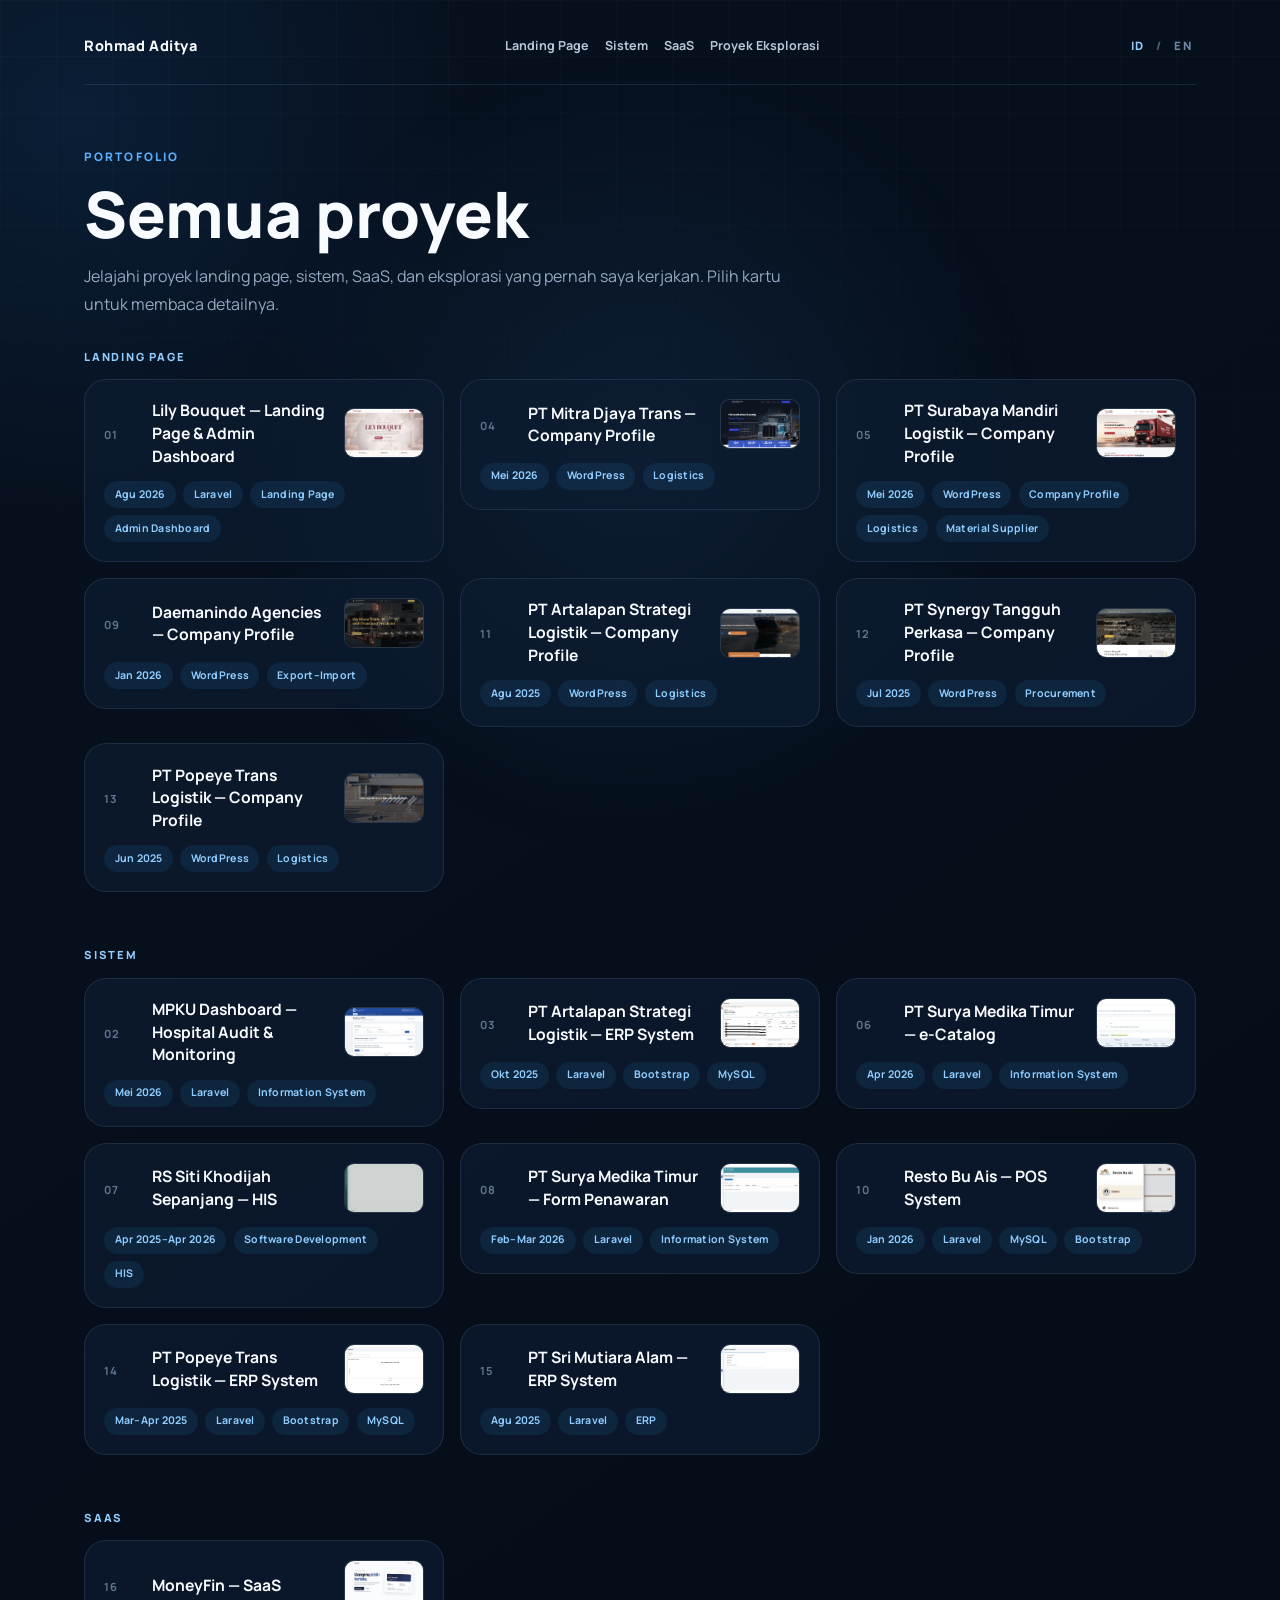
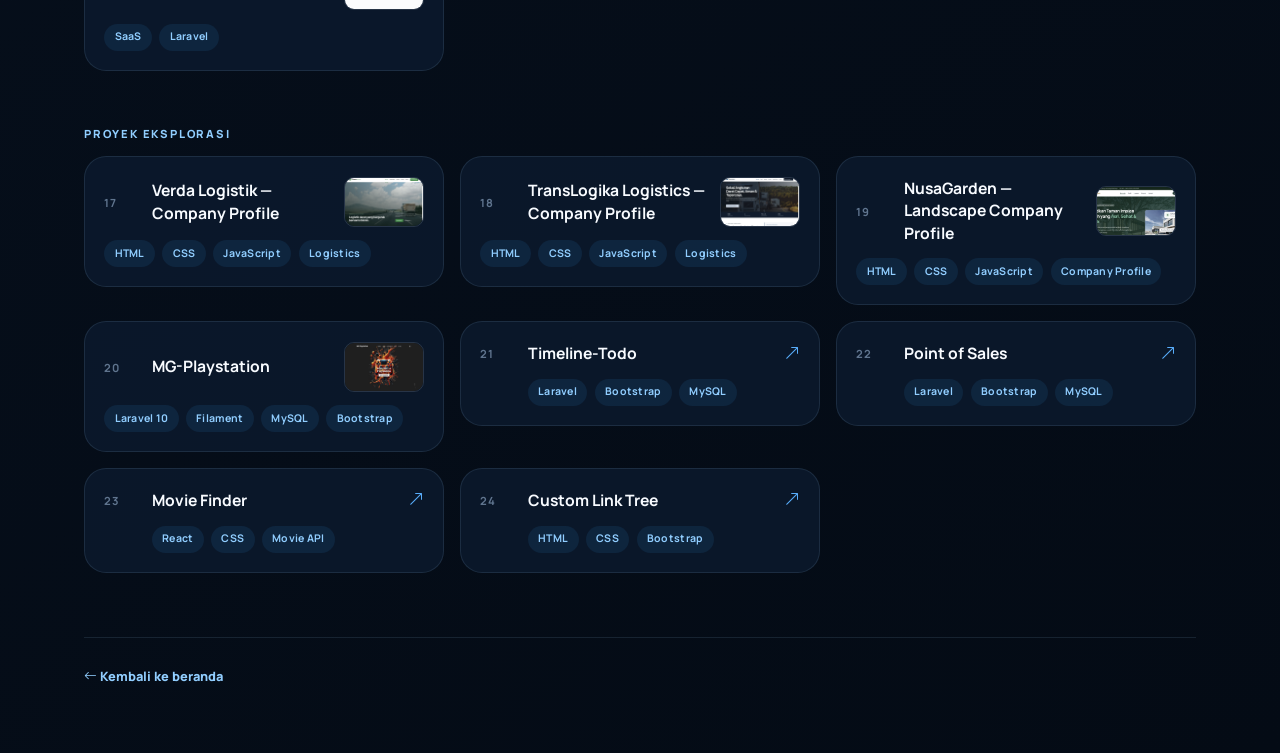
<file: project.html>
<!DOCTYPE html>
<html lang="id">
<head>
    <!-- Google tag (gtag.js) -->
    <script async src="https://www.googletagmanager.com/gtag/js?id=G-Q3MPJQYQ7Y"></script>
    <script>
        window.dataLayer = window.dataLayer || [];
        function gtag(){dataLayer.push(arguments);}
        gtag('js', new Date());
        gtag('config', 'G-Q3MPJQYQ7Y');
    </script>
    <meta charset="UTF-8">
    <meta name="viewport" content="width=device-width, initial-scale=1.0">
    <meta name="description" content="Semua proyek Rohmad Aditya: landing page dan sistem yang pernah dikerjakan.">
    <meta name="theme-color" content="#07111f">
    <title>Semua Proyek | Rohmad Aditya</title>
    <link rel="icon" type="image/png" href="assets/logo-ra.png">
    <link rel="preconnect" href="https://cdn.jsdelivr.net">
    <link rel="preconnect" href="https://fonts.googleapis.com">
    <link rel="preconnect" href="https://fonts.gstatic.com" crossorigin>
    <link href="https://cdn.jsdelivr.net/npm/bootstrap@5.3.3/dist/css/bootstrap.min.css" rel="stylesheet">
    <link rel="stylesheet" href="https://cdn.jsdelivr.net/npm/bootstrap-icons@1.11.3/font/bootstrap-icons.css">
    <link href="https://fonts.googleapis.com/css2?family=Manrope:wght@400;500;600;700;800&amp;display=swap" rel="stylesheet">
    <link rel="stylesheet" href="assets/css/style.css">
</head>
<body data-page="projects">
    <a class="skip-link" href="#project-archive-main" data-id="Lewati ke konten" data-en="Skip to content">Lewati ke konten</a>
    <div class="spotlight" aria-hidden="true"></div>

    <div class="project-archive">
        <header class="project-archive__header">
            <a class="project-archive__brand" href="index.html#projects" aria-label="Rohmad Aditya — kembali ke beranda" data-id-aria-label="Rohmad Aditya — kembali ke beranda" data-en-aria-label="Rohmad Aditya — back to home">Rohmad Aditya</a>
            <nav class="project-archive__nav" aria-label="Kategori proyek" data-id-aria-label="Kategori proyek" data-en-aria-label="Project categories">
                <a href="#landing-page-projects" data-id="Landing Page" data-en="Landing Pages">Landing Page</a>
                <a href="#system-projects" data-id="Sistem" data-en="Systems">Sistem</a>
                <a href="#saas-projects" data-id="SaaS" data-en="SaaS">SaaS</a>
                <a href="#exploration-projects" data-id="Proyek Eksplorasi" data-en="Exploration Projects">Proyek Eksplorasi</a>
            </nav>
            <div class="language-switcher" role="group" aria-label="Pilih bahasa" data-id-aria-label="Pilih bahasa" data-en-aria-label="Choose language">
                <button type="button" class="language-button is-active" data-language="id" aria-pressed="true">ID</button>
                <span aria-hidden="true">/</span>
                <button type="button" class="language-button" data-language="en" aria-pressed="false">EN</button>
            </div>
        </header>

        <main id="project-archive-main">
            <div class="project-archive__intro">
                <p class="eyebrow" data-id="Portofolio" data-en="Portfolio">Portofolio</p>
                <h1 data-id="Semua proyek" data-en="All projects">Semua proyek</h1>
                <p data-id="Jelajahi proyek landing page, sistem, SaaS, dan eksplorasi yang pernah saya kerjakan. Pilih kartu untuk membaca detailnya." data-en="Explore the landing pages, systems, SaaS products, and explorations I have worked on. Select a card to read the details.">Jelajahi proyek landing page, sistem, SaaS, dan eksplorasi yang pernah saya kerjakan. Pilih kartu untuk membaca detailnya.</p>
            </div>

            <section class="project-group" id="landing-page-projects" aria-labelledby="landing-page-projects-title">
                <h2 class="project-group__label" id="landing-page-projects-title" data-id="Landing Page" data-en="Landing Pages">Landing Page</h2>
                <div class="project-grid">
                    <button type="button" class="project-card project-card--with-media" data-bs-toggle="modal" data-bs-target="#lilyBouquetModal">
                        <span class="project-card__index">01</span>
                        <span class="project-card__topline"><span>Lily Bouquet — Landing Page &amp; Admin Dashboard</span></span>
                        <span class="project-card__media"><img src="assets/projects/lily-bouquet/landing.webp" alt="Tampilan landing page Lily Bouquet" data-id-alt="Tampilan landing page Lily Bouquet" data-en-alt="Lily Bouquet landing page preview" loading="lazy" decoding="async"></span>
                        <span class="tag-list"><span>Agu 2026</span><span>Laravel</span><span>Landing Page</span><span>Admin Dashboard</span></span>
                    </button>
                    <button type="button" class="project-card project-card--with-media" data-bs-toggle="modal" data-bs-target="#mpkuDashboardModal">
                        <span class="project-card__index">02</span>
                        <span class="project-card__topline"><span>MPKU Dashboard — Hospital Audit &amp; Monitoring</span></span>
                        <span class="project-card__media"><img src="assets/projects/mpku-dashboard/dashboard.webp" alt="Tampilan Dashboard MPKU" data-id-alt="Tampilan Dashboard MPKU" data-en-alt="MPKU Dashboard preview" loading="lazy" decoding="async"></span>
                        <span class="tag-list"><span>Mei 2026</span><span>Laravel</span><span>Information System</span></span>
                    </button>
                    <button type="button" class="project-card project-card--with-media" data-bs-toggle="modal" data-bs-target="#aslErpModal">
                        <span class="project-card__index">03</span>
                        <span class="project-card__topline"><span>PT Artalapan Strategi Logistik — ERP System</span></span>
                        <span class="project-card__media"><img src="assets/projects/asl-erp/dashboard.webp" alt="Tampilan dashboard ERP Artalapan Strategi Logistik" data-id-alt="Tampilan dashboard ERP Artalapan Strategi Logistik" data-en-alt="Artalapan Strategi Logistik ERP dashboard preview" loading="lazy" decoding="async"></span>
                        <span class="tag-list"><span>Okt 2025</span><span>Laravel</span><span>Bootstrap</span><span>MySQL</span></span>
                    </button>
                    <button type="button" class="project-card project-card--with-media" data-bs-toggle="modal" data-bs-target="#mitraDjayaModal">
                        <span class="project-card__index">04</span>
                        <span class="project-card__topline"><span>PT Mitra Djaya Trans — Company Profile</span></span>
                        <span class="project-card__media"><img src="assets/projects/mitra-djaya-trans/landing.webp" alt="Tampilan beranda Mitra Djaya Trans" data-id-alt="Tampilan beranda Mitra Djaya Trans" data-en-alt="Mitra Djaya Trans homepage preview" loading="lazy" decoding="async"></span>
                        <span class="tag-list"><span>Mei 2026</span><span>WordPress</span><span>Logistics</span></span>
                    </button>
                    <button type="button" class="project-card project-card--with-media" data-bs-toggle="modal" data-bs-target="#surabayaMandiriModal">
                        <span class="project-card__index">05</span>
                        <span class="project-card__topline"><span>PT Surabaya Mandiri Logistik — Company Profile</span></span>
                        <span class="project-card__media"><img src="assets/projects/surabaya-mandiri-logistik/landing.webp" alt="Tampilan beranda Surabaya Mandiri Logistik" data-id-alt="Tampilan beranda Surabaya Mandiri Logistik" data-en-alt="Surabaya Mandiri Logistik homepage preview" loading="lazy" decoding="async"></span>
                        <span class="tag-list"><span>Mei 2026</span><span>WordPress</span><span>Company Profile</span><span>Logistics</span><span>Material Supplier</span></span>
                    </button>
                    <button type="button" class="project-card project-card--with-media" data-bs-toggle="modal" data-bs-target="#smtCatalogModal">
                        <span class="project-card__index">06</span>
                        <span class="project-card__topline"><span>PT Surya Medika Timur — e-Catalog</span></span>
                        <span class="project-card__media"><img src="assets/projects/surya-medika-timur-ecatalog/results.webp" alt="Tampilan perbandingan penawaran e-Katalog Surya Medika Timur" data-id-alt="Tampilan perbandingan penawaran e-Katalog Surya Medika Timur" data-en-alt="Surya Medika Timur e-Catalog offer comparison preview" loading="lazy" decoding="async"></span>
                        <span class="tag-list"><span>Apr 2026</span><span>Laravel</span><span>Information System</span></span>
                    </button>
                    <button type="button" class="project-card project-card--with-media" data-bs-toggle="modal" data-bs-target="#sitiKhodijahHisModal">
                        <span class="project-card__index">07</span>
                        <span class="project-card__topline"><span>RS Siti Khodijah Sepanjang — HIS</span></span>
                        <span class="project-card__media"><img src="assets/projects/siti-khodijah-his/portal.webp" alt="Tampilan portal HIS RS Siti Khodijah Sepanjang" data-id-alt="Tampilan portal HIS RS Siti Khodijah Sepanjang" data-en-alt="Siti Khodijah Hospital HIS portal preview" loading="lazy" decoding="async"></span>
                        <span class="tag-list"><span>Apr 2025–Apr 2026</span><span>Software Development</span><span>HIS</span></span>
                    </button>
                    <button type="button" class="project-card project-card--with-media" data-bs-toggle="modal" data-bs-target="#smtQuotationModal">
                        <span class="project-card__index">08</span>
                        <span class="project-card__topline"><span>PT Surya Medika Timur — Form Penawaran</span></span>
                        <span class="project-card__media"><img src="assets/projects/surya-medika-timur-quotation/list.webp" alt="Tampilan daftar Form Penawaran Surya Medika Timur" data-id-alt="Tampilan daftar Form Penawaran Surya Medika Timur" data-en-alt="Surya Medika Timur quotation form list preview" loading="lazy" decoding="async"></span>
                        <span class="tag-list"><span>Feb–Mar 2026</span><span>Laravel</span><span>Information System</span></span>
                    </button>
                    <button type="button" class="project-card project-card--with-media" data-bs-toggle="modal" data-bs-target="#daemanindoagenciesModal">
                        <span class="project-card__index">09</span>
                        <span class="project-card__topline"><span>Daemanindo Agencies — Company Profile</span></span>
                        <span class="project-card__media"><img src="assets/projects/daemanindo-agencies/landing.webp" alt="Tampilan beranda Daemanindo Agencies" data-id-alt="Tampilan beranda Daemanindo Agencies" data-en-alt="Daemanindo Agencies homepage preview" loading="lazy" decoding="async"></span>
                        <span class="tag-list"><span>Jan 2026</span><span>WordPress</span><span>Export–Import</span></span>
                    </button>
                    <button type="button" class="project-card project-card--with-media" data-bs-toggle="modal" data-bs-target="#restoBuAisModal">
                        <span class="project-card__index">10</span>
                        <span class="project-card__topline"><span>Resto Bu Ais — POS System</span></span>
                        <span class="project-card__media project-card__media--portrait"><img src="assets/projects/resto-bu-ais/pos-mobile.webp" alt="Tampilan menu POS Resto Bu Ais" data-id-alt="Tampilan menu POS Resto Bu Ais" data-en-alt="Resto Bu Ais POS menu preview" loading="lazy" decoding="async"></span>
                        <span class="tag-list"><span>Jan 2026</span><span>Laravel</span><span>MySQL</span><span>Bootstrap</span></span>
                    </button>
                    <button type="button" class="project-card project-card--with-media" data-bs-toggle="modal" data-bs-target="#asllogistikModal">
                        <span class="project-card__index">11</span>
                        <span class="project-card__topline"><span>PT Artalapan Strategi Logistik — Company Profile</span></span>
                        <span class="project-card__media"><img src="assets/projects/asl-company-profile/landing.webp" alt="Tampilan beranda ASL Logistik" data-id-alt="Tampilan beranda ASL Logistik" data-en-alt="ASL Logistik homepage preview" loading="lazy" decoding="async"></span>
                        <span class="tag-list"><span>Agu 2025</span><span>WordPress</span><span>Logistics</span></span>
                    </button>
                    <button type="button" class="project-card project-card--with-media" data-bs-toggle="modal" data-bs-target="#synergyTangguhModal">
                        <span class="project-card__index">12</span>
                        <span class="project-card__topline"><span>PT Synergy Tangguh Perkasa — Company Profile</span></span>
                        <span class="project-card__media"><img src="assets/projects/synergy-tangguh-perkasa/landing.webp" alt="Tampilan beranda Synergy Perkasa Group" data-id-alt="Tampilan beranda Synergy Perkasa Group" data-en-alt="Synergy Perkasa Group homepage preview" loading="lazy" decoding="async"></span>
                        <span class="tag-list"><span>Jul 2025</span><span>WordPress</span><span>Procurement</span></span>
                    </button>
                    <button type="button" class="project-card project-card--with-media" data-bs-toggle="modal" data-bs-target="#popeyeProfileModal">
                        <span class="project-card__index">13</span>
                        <span class="project-card__topline"><span>PT Popeye Trans Logistik — Company Profile</span></span>
                        <span class="project-card__media"><img src="assets/projects/popeye-company-profile/landing.webp" alt="Tampilan beranda Popeye Trans Logistik" data-id-alt="Tampilan beranda Popeye Trans Logistik" data-en-alt="Popeye Trans Logistik homepage preview" loading="lazy" decoding="async"></span>
                        <span class="tag-list"><span>Jun 2025</span><span>WordPress</span><span>Logistics</span></span>
                    </button>
                    <button type="button" class="project-card project-card--with-media" data-bs-toggle="modal" data-bs-target="#popeyeErpModal">
                        <span class="project-card__index">14</span>
                        <span class="project-card__topline"><span>PT Popeye Trans Logistik — ERP System</span></span>
                        <span class="project-card__media"><img src="assets/projects/popeye-erp/dashboard.webp" alt="Tampilan dashboard ERP Popeye Trans Logistik" data-id-alt="Tampilan dashboard ERP Popeye Trans Logistik" data-en-alt="Popeye Trans Logistik ERP dashboard preview" loading="lazy" decoding="async"></span>
                        <span class="tag-list"><span>Mar–Apr 2025</span><span>Laravel</span><span>Bootstrap</span><span>MySQL</span></span>
                    </button>
                    <button type="button" class="project-card project-card--with-media" data-bs-toggle="modal" data-bs-target="#sriMutiaraAlamErpModal">
                        <span class="project-card__index">15</span>
                        <span class="project-card__topline"><span>PT Sri Mutiara Alam — ERP System</span></span>
                        <span class="project-card__media"><img src="assets/projects/sri-mutiara-alam-erp/financial-reports.webp" alt="Tampilan laporan keuangan ERP PT Sri Mutiara Alam" data-id-alt="Tampilan laporan keuangan ERP PT Sri Mutiara Alam" data-en-alt="PT Sri Mutiara Alam ERP financial reports preview" loading="lazy" decoding="async"></span>
                        <span class="tag-list"><span>Agu 2025</span><span>Laravel</span><span>ERP</span></span>
                    </button>
                </div>
            </section>

            <section class="project-group" id="system-projects" aria-labelledby="system-projects-title">
                <h2 class="project-group__label" id="system-projects-title" data-id="Sistem" data-en="Systems">Sistem</h2>
                <div class="project-grid"></div>
            </section>

            <section class="project-group" id="saas-projects" aria-labelledby="saas-projects-title">
                <h2 class="project-group__label" id="saas-projects-title" data-id="SaaS" data-en="SaaS">SaaS</h2>
                <div class="project-grid">
                    <button type="button" class="project-card project-card--with-media" data-bs-toggle="modal" data-bs-target="#moneyFinModal">
                        <span class="project-card__index">16</span>
                        <span class="project-card__topline"><span>MoneyFin — SaaS</span></span>
                        <span class="project-card__media"><img src="assets/projects/moneyfin/landing.webp" alt="Tampilan landing page MoneyFin" data-id-alt="Tampilan landing page MoneyFin" data-en-alt="MoneyFin landing page preview" loading="lazy" decoding="async"></span>
                        <span class="tag-list"><span>SaaS</span><span>Laravel</span></span>
                    </button>
                </div>
            </section>

            <section class="project-group" id="exploration-projects" aria-labelledby="exploration-projects-title">
                <h2 class="project-group__label" id="exploration-projects-title" data-id="Proyek Eksplorasi" data-en="Exploration Projects">Proyek Eksplorasi</h2>
                <div class="project-grid">
                    <button type="button" class="project-card project-card--with-media" data-bs-toggle="modal" data-bs-target="#verdaLogistikModal">
                        <span class="project-card__index">17</span>
                        <span class="project-card__topline"><span>Verda Logistik — Company Profile</span></span>
                        <span class="project-card__media"><img src="assets/projects/verda-logistik/landing.webp" alt="Tampilan landing page Verda Logistik" data-id-alt="Tampilan landing page Verda Logistik" data-en-alt="Verda Logistik landing page preview" loading="lazy" decoding="async"></span>
                        <span class="tag-list"><span>HTML</span><span>CSS</span><span>JavaScript</span><span>Logistics</span></span>
                    </button>
                    <button type="button" class="project-card project-card--with-media" data-bs-toggle="modal" data-bs-target="#transLogikaModal">
                        <span class="project-card__index">18</span>
                        <span class="project-card__topline"><span>TransLogika Logistics — Company Profile</span></span>
                        <span class="project-card__media"><img src="assets/projects/translogika-logistics/landing.webp" alt="Tampilan landing page TransLogika Logistics" data-id-alt="Tampilan landing page TransLogika Logistics" data-en-alt="TransLogika Logistics landing page preview" loading="lazy" decoding="async"></span>
                        <span class="tag-list"><span>HTML</span><span>CSS</span><span>JavaScript</span><span>Logistics</span></span>
                    </button>
                    <button type="button" class="project-card project-card--with-media" data-bs-toggle="modal" data-bs-target="#nusaGardenModal">
                        <span class="project-card__index">19</span>
                        <span class="project-card__topline"><span>NusaGarden — Landscape Company Profile</span></span>
                        <span class="project-card__media"><img src="assets/projects/nusagarden/landing.webp" alt="Tampilan landing page NusaGarden" data-id-alt="Tampilan landing page NusaGarden" data-en-alt="NusaGarden landing page preview" loading="lazy" decoding="async"></span>
                        <span class="tag-list"><span>HTML</span><span>CSS</span><span>JavaScript</span><span>Company Profile</span></span>
                    </button>
                    <button type="button" class="project-card project-card--with-media" data-bs-toggle="modal" data-bs-target="#mgPlaystationModal">
                        <span class="project-card__index">20</span>
                        <span class="project-card__topline"><span>MG-Playstation</span></span>
                        <span class="project-card__media"><img src="assets/projects/mg-playstation/slide-01.jpg" alt="Tampilan MG-Playstation" data-id-alt="Tampilan MG-Playstation" data-en-alt="MG-Playstation preview" loading="lazy" decoding="async"></span>
                        <span class="tag-list"><span>Laravel 10</span><span>Filament</span><span>MySQL</span><span>Bootstrap</span></span>
                    </button>
                    <button type="button" class="project-card" data-bs-toggle="modal" data-bs-target="#timelineTodoModal">
                        <span class="project-card__index">21</span><span class="project-card__body"><span class="project-card__topline"><span>Timeline-Todo</span><i class="bi bi-arrow-up-right" aria-hidden="true"></i></span><span class="tag-list"><span>Laravel</span><span>Bootstrap</span><span>MySQL</span></span></span>
                    </button>
                    <button type="button" class="project-card" data-bs-toggle="modal" data-bs-target="#posModal">
                        <span class="project-card__index">22</span><span class="project-card__body"><span class="project-card__topline"><span>Point of Sales</span><i class="bi bi-arrow-up-right" aria-hidden="true"></i></span><span class="tag-list"><span>Laravel</span><span>Bootstrap</span><span>MySQL</span></span></span>
                    </button>
                    <button type="button" class="project-card" data-bs-toggle="modal" data-bs-target="#filmModal">
                        <span class="project-card__index">23</span><span class="project-card__body"><span class="project-card__topline"><span>Movie Finder</span><i class="bi bi-arrow-up-right" aria-hidden="true"></i></span><span class="tag-list"><span>React</span><span>CSS</span><span>Movie API</span></span></span>
                    </button>
                    <button type="button" class="project-card" data-bs-toggle="modal" data-bs-target="#linktreeModal">
                        <span class="project-card__index">24</span><span class="project-card__body"><span class="project-card__topline"><span>Custom Link Tree</span><i class="bi bi-arrow-up-right" aria-hidden="true"></i></span><span class="tag-list"><span>HTML</span><span>CSS</span><span>Bootstrap</span></span></span>
                    </button>
                </div>
            </section>
        </main>

        <footer class="project-archive__footer">
            <a href="index.html#projects"><i class="bi bi-arrow-left" aria-hidden="true"></i> <span data-id="Kembali ke beranda" data-en="Back to home">Kembali ke beranda</span></a>
        </footer>
    </div>

    <div class="visually-hidden" id="languageStatus" aria-live="polite"></div>
    <script defer src="https://cdn.jsdelivr.net/npm/bootstrap@5.3.3/dist/js/bootstrap.bundle.min.js"></script>
    <script defer src="assets/js/modals.js"></script>
</body>
</html>
</file>
<file: assets/css/style.css>
:root {
    --bg: #07111f;
    --bg-deep: #040b15;
    --surface: rgba(13, 29, 49, 0.72);
    --surface-strong: #0d1d31;
    --surface-hover: rgba(16, 38, 64, 0.88);
    --line: rgba(136, 173, 213, 0.14);
    --line-strong: rgba(80, 163, 255, 0.36);
    --text: #e8f0fa;
    --heading: #f8fbff;
    --muted: #94a8c1;
    --muted-strong: #b9c7d8;
    --accent: #5ab0ff;
    --accent-light: #91ceff;
    --accent-soft: rgba(90, 176, 255, 0.12);
    --shadow: 0 24px 70px rgba(0, 4, 12, 0.36);
    --radius-lg: 22px;
    --radius-md: 16px;
    --mouse-x: 50vw;
    --mouse-y: 50vh;
}

* {
    box-sizing: border-box;
}

html {
    min-height: 100%;
    background-color: var(--bg-deep);
    overscroll-behavior-y: none;
    scroll-behavior: smooth;
    scroll-padding-top: 4.5rem;
}

body {
    min-width: 320px;
    min-height: 100vh;
    margin: 0;
    overflow-x: hidden;
    overscroll-behavior-y: none;
    color: var(--text);
    background:
        radial-gradient(circle at 6% 5%, rgba(31, 111, 194, 0.14), transparent 25rem),
        linear-gradient(145deg, var(--bg) 0%, var(--bg-deep) 100%);
    background-color: var(--bg-deep);
    font-family: "Manrope", sans-serif;
    font-size: 1rem;
    line-height: 1.7;
    text-rendering: optimizeLegibility;
}

body::before {
    position: fixed;
    inset: 0;
    z-index: 0;
    background-image:
        linear-gradient(rgba(255, 255, 255, 0.018) 1px, transparent 1px),
        linear-gradient(90deg, rgba(255, 255, 255, 0.018) 1px, transparent 1px);
    background-size: 56px 56px;
    mask-image: linear-gradient(to bottom, black, transparent 85%);
    content: "";
    pointer-events: none;
}

body.modal-open {
    padding-right: 0 !important;
}

a {
    color: inherit;
    text-decoration: none;
}

button,
a {
    -webkit-tap-highlight-color: transparent;
}

button {
    font: inherit;
}

img {
    display: block;
    max-width: 100%;
}

::selection {
    color: #fff;
    background: rgba(50, 143, 231, 0.62);
}

:focus-visible {
    outline: 3px solid var(--accent);
    outline-offset: 4px;
}

.skip-link {
    position: fixed;
    top: 1rem;
    left: 1rem;
    z-index: 3000;
    padding: 0.65rem 1rem;
    border-radius: 10px;
    color: #04101c;
    background: var(--accent-light);
    font-size: 0.85rem;
    font-weight: 800;
    transform: translateY(-180%);
    transition: transform 160ms ease;
}

.skip-link:focus {
    transform: translateY(0);
}

.spotlight {
    position: fixed;
    inset: 0;
    z-index: 0;
    background: radial-gradient(
        560px circle at var(--mouse-x) var(--mouse-y),
        rgba(55, 132, 208, 0.13),
        transparent 72%
    );
    pointer-events: none;
}

.portfolio-shell {
    position: relative;
    z-index: 1;
    width: min(100% - 3rem, 1220px);
    margin: 0 auto;
}

.intro-panel__inner {
    padding: 5.8rem 0 2.5rem;
}

.brand-mark {
    display: inline-grid;
    width: 70px;
    height: 70px;
    place-items: center;
    margin-bottom: 3.25rem;
    overflow: hidden;
    border: 1px solid var(--line);
    border-radius: 18px;
    background: rgba(255, 255, 255, 0.025);
    box-shadow: inset 0 1px rgba(255, 255, 255, 0.04);
    transition: border-color 180ms ease, transform 180ms ease, background 180ms ease;
}

.brand-mark:hover {
    border-color: var(--line-strong);
    background: var(--accent-soft);
    transform: translateY(-2px);
}

.brand-mark img {
    width: 58px;
    height: 58px;
    object-fit: contain;
}

.eyebrow {
    margin: 0 0 0.75rem;
    color: var(--accent);
    font-size: 0.73rem;
    font-weight: 800;
    letter-spacing: 0.18em;
    line-height: 1.4;
    text-transform: uppercase;
}

.intro-copy h1 {
    max-width: 620px;
    margin: 0;
    color: var(--heading);
    font-size: clamp(2.6rem, 5vw, 4.65rem);
    font-weight: 800;
    letter-spacing: -0.065em;
    line-height: 1;
}

.intro-copy h2 {
    margin: 1rem 0 0;
    color: var(--muted-strong);
    font-size: clamp(1.15rem, 2vw, 1.42rem);
    font-weight: 600;
    letter-spacing: -0.025em;
}

.intro-summary {
    max-width: 470px;
    margin: 1.3rem 0 0;
    color: var(--muted);
    line-height: 1.75;
}

.section-nav {
    display: grid;
    gap: 0.8rem;
    width: max-content;
    margin-top: 3.6rem;
}

.section-nav__link {
    display: flex;
    align-items: center;
    width: max-content;
    gap: 1rem;
    padding: 0.2rem 0;
    color: #7087a3;
    font-size: 0.72rem;
    font-weight: 800;
    letter-spacing: 0.16em;
    text-transform: uppercase;
    transition: color 180ms ease;
}

.section-nav__line {
    display: block;
    width: 2rem;
    height: 1px;
    background: currentColor;
    transform-origin: left;
    transition: width 180ms ease, background 180ms ease;
}

.section-nav__link:hover,
.section-nav__link.is-active {
    color: var(--heading);
}

.section-nav__link:hover .section-nav__line,
.section-nav__link.is-active .section-nav__line {
    width: 4rem;
    color: var(--accent);
}

.intro-footer {
    display: flex;
    align-items: center;
    gap: 2rem;
    margin-top: 4rem;
}

.language-switcher {
    display: flex;
    align-items: center;
    gap: 0.48rem;
    color: #506681;
    font-size: 0.72rem;
    font-weight: 800;
    letter-spacing: 0.12em;
}

.language-button {
    padding: 0.25rem;
    border: 0;
    color: #6f86a1;
    background: transparent;
    font-size: inherit;
    font-weight: inherit;
    letter-spacing: inherit;
    cursor: pointer;
    transition: color 160ms ease;
}

.language-button:hover,
.language-button.is-active {
    color: var(--accent-light);
}

.social-links {
    display: flex;
    align-items: center;
    gap: 1.1rem;
}

.social-links a {
    color: #8096b0;
    font-size: 1.25rem;
    line-height: 1;
    transition: color 160ms ease, transform 160ms ease;
}

.social-links a:hover {
    color: var(--accent-light);
    transform: translateY(-3px);
}

.content-panel {
    min-width: 0;
}

.content-section {
    position: relative;
    padding: 6rem 0;
    scroll-margin-top: 1rem;
}

.content-section:first-child {
    padding-top: 6.8rem;
}

.content-section + .content-section {
    border-top: 1px solid var(--line);
}

.mobile-section-label {
    display: none;
}

.prose-block {
    color: var(--muted);
    font-size: 1.02rem;
    line-height: 1.9;
}

.prose-block p {
    margin: 0 0 1.35rem;
}

.prose-block strong {
    color: var(--heading);
    font-weight: 600;
}

.profile-facts {
    display: grid;
    grid-template-columns: repeat(3, minmax(0, 1fr));
    gap: 0.8rem;
    margin: 2.5rem 0 0;
}

.profile-facts div {
    padding: 1rem 1.05rem;
    border: 1px solid var(--line);
    border-radius: var(--radius-md);
    background: rgba(13, 29, 49, 0.42);
}

.profile-facts dt {
    margin-bottom: 0.35rem;
    color: var(--accent);
    font-size: 0.68rem;
    font-weight: 800;
    letter-spacing: 0.12em;
    text-transform: uppercase;
}

.profile-facts dd {
    margin: 0;
    color: var(--muted-strong);
    font-size: 0.78rem;
    line-height: 1.55;
}

.section-heading {
    max-width: 560px;
    margin-bottom: 2.2rem;
}

.section-heading h2,
.contact-section h2 {
    margin: 0;
    color: var(--heading);
    font-size: clamp(1.65rem, 2.6vw, 2.35rem);
    font-weight: 700;
    letter-spacing: -0.04em;
    line-height: 1.25;
}

.service-list {
    display: grid;
    gap: 0.5rem;
}

.service-item {
    display: grid;
    grid-template-columns: 50px 1fr;
    gap: 1.2rem;
    padding: 1.4rem;
    border: 1px solid transparent;
    border-radius: var(--radius-lg);
    transition: background 180ms ease, border-color 180ms ease, transform 180ms ease, box-shadow 180ms ease;
}

.service-item:hover {
    border-color: var(--line);
    background: var(--surface);
    box-shadow: var(--shadow);
    transform: translateY(-3px);
}

.service-icon {
    display: grid;
    width: 48px;
    height: 48px;
    place-items: center;
    border: 1px solid var(--line-strong);
    border-radius: 14px;
    color: var(--accent-light);
    background: var(--accent-soft);
    font-size: 1.15rem;
}

.service-item h3 {
    margin: 0.15rem 0 0.45rem;
    color: var(--heading);
    font-size: 1rem;
    font-weight: 700;
}

.service-item p {
    margin: 0;
    color: var(--muted);
    font-size: 0.88rem;
    line-height: 1.75;
}

.tag-list {
    display: flex;
    flex-wrap: wrap;
    gap: 0.45rem;
    margin: 0.9rem 0 0;
    padding: 0;
    list-style: none;
}

.tag-list li,
.tag-list > span {
    display: inline-flex;
    align-items: center;
    min-height: 26px;
    padding: 0.28rem 0.65rem;
    border-radius: 999px;
    color: var(--accent-light);
    background: rgba(52, 144, 229, 0.11);
    font-size: 0.66rem;
    font-weight: 700;
    letter-spacing: 0.025em;
}

.project-group + .project-group {
    margin-top: 3.5rem;
}

.project-group__label {
    margin: 0 0 1rem;
    color: #6f86a1;
    font-size: 0.7rem;
    font-weight: 800;
    letter-spacing: 0.16em;
    text-transform: uppercase;
}

.project-group--preview > .project-card:nth-of-type(n + 6) {
    display: none;
}

.project-group__more {
    display: inline-flex;
    align-items: center;
    gap: 0.55rem;
    margin: 0.8rem 0 0 1.4rem;
    color: var(--accent-light);
    font-size: 0.78rem;
    font-weight: 800;
}

.project-group__more:hover {
    color: var(--heading);
}

.project-group__more i {
    transition: transform 160ms ease;
}

.project-group__more:hover i {
    transform: translate(3px, -3px);
}

.project-card {
    display: grid;
    width: 100%;
    grid-template-columns: 34px minmax(0, 1fr);
    gap: 0.85rem;
    margin: 0 0 0.55rem;
    padding: 1.35rem 1.4rem;
    border: 1px solid transparent;
    border-radius: var(--radius-lg);
    color: inherit;
    background: transparent;
    text-align: left;
    cursor: pointer;
    transition: background 180ms ease, border-color 180ms ease, transform 180ms ease, box-shadow 180ms ease, opacity 180ms ease;
}

.project-card--featured {
    grid-template-columns: 34px minmax(0, 1fr) 122px;
}

.project-card:hover,
.project-card:focus-visible {
    border-color: var(--line);
    background: var(--surface);
    box-shadow: var(--shadow);
    transform: translateY(-3px);
}

.project-card__index {
    padding-top: 0.15rem;
    color: #60758f;
    font-size: 0.7rem;
    font-weight: 700;
    letter-spacing: 0.08em;
}

.project-card__body {
    display: block;
    min-width: 0;
}

.project-card__topline {
    display: flex;
    align-items: flex-start;
    justify-content: space-between;
    gap: 1rem;
    color: var(--heading);
    font-size: 0.98rem;
    font-weight: 700;
    line-height: 1.45;
}

.project-card__topline i {
    flex: 0 0 auto;
    color: var(--accent);
    transition: transform 160ms ease;
}

.project-card:hover .project-card__topline {
    color: var(--accent-light);
}

.project-card:hover .project-card__topline i {
    transform: translate(3px, -3px);
}

.project-card__description {
    display: block;
    margin-top: 0.45rem;
    color: var(--muted);
    font-size: 0.82rem;
    line-height: 1.7;
}

.project-card__media {
    display: block;
    padding-top: 0.15rem;
}

.project-card__media img {
    width: 122px;
    aspect-ratio: 16 / 10;
    object-fit: cover;
    border: 1px solid rgba(160, 190, 220, 0.18);
    border-radius: 10px;
    filter: saturate(0.65);
    transition: filter 180ms ease, border-color 180ms ease;
}

.project-card__media--portrait img {
    object-position: center top;
}

.project-card:hover .project-card__media img {
    border-color: var(--line-strong);
    filter: saturate(1);
}

/* Full project archive */
.project-archive {
    position: relative;
    max-width: 1240px;
    margin: 0 auto;
    padding: 2rem clamp(1.2rem, 5vw, 4rem) 4rem;
}

.project-archive__header,
.project-archive__nav {
    display: flex;
    align-items: center;
    flex-wrap: wrap;
    gap: 1rem;
}

.project-archive__header {
    justify-content: space-between;
    padding-bottom: 1.5rem;
    border-bottom: 1px solid var(--line);
}

.project-archive__brand {
    color: var(--heading);
    font-size: 0.9rem;
    font-weight: 800;
    letter-spacing: 0.04em;
}

.project-archive__nav a {
    color: var(--muted-strong);
    font-size: 0.78rem;
    font-weight: 700;
}

.project-archive__nav a:hover {
    color: var(--accent-light);
}

.project-archive__intro {
    max-width: 720px;
    padding: 4rem 0 1rem;
}

.project-archive__intro h1 {
    margin: 0 0 0.8rem;
    color: var(--heading);
    font-size: clamp(2.25rem, 5vw, 4rem);
    font-weight: 800;
    line-height: 1.15;
}

.project-archive__intro p:last-child {
    color: var(--muted);
}

.project-archive .project-group {
    scroll-margin-top: 2rem;
}

.project-archive .project-group__label {
    color: var(--accent-light);
}

.project-grid {
    display: grid;
    grid-template-columns: repeat(auto-fill, minmax(min(100%, 320px), 1fr));
    gap: 1rem;
    align-items: start;
}

.project-grid .project-card {
    margin: 0;
    padding: 1.2rem;
    border-color: var(--line);
    border-radius: var(--radius-lg);
    background: var(--surface);
    align-content: start;
}

.project-grid .project-card--with-media {
    grid-template-columns: 34px minmax(0, 1fr) 80px;
    align-items: center;
}

.project-grid .project-card--with-media .tag-list {
    grid-column: 1 / -1;
    margin-top: 0;
}

.project-grid .project-card__media {
    display: block;
    padding: 0;
}

.project-grid .project-card__media img {
    width: 80px;
    aspect-ratio: 16 / 10;
    border-radius: 10px;
}

.project-grid .project-card:hover,
.project-grid .project-card:focus-visible {
    padding: 1.2rem;
    border-color: var(--line-strong);
    background: var(--surface-hover);
}

.project-archive__footer {
    margin-top: 4rem;
    padding-top: 1.5rem;
    border-top: 1px solid var(--line);
}

.project-archive__footer a {
    color: var(--accent-light);
    font-size: 0.8rem;
    font-weight: 800;
}

.contact-section {
    max-width: 680px;
}

.contact-section > p:not(.eyebrow, .mobile-section-label) {
    max-width: 580px;
    margin: 1.2rem 0 0;
    color: var(--muted);
}

.contact-actions {
    display: flex;
    flex-wrap: wrap;
    gap: 0.8rem;
    margin-top: 2rem;
}

.primary-action,
.secondary-action {
    display: inline-flex;
    align-items: center;
    justify-content: center;
    min-height: 50px;
    gap: 0.65rem;
    padding: 0.7rem 1.15rem;
    border: 1px solid transparent;
    border-radius: 13px;
    font-size: 0.8rem;
    font-weight: 800;
    transition: color 160ms ease, background 160ms ease, border-color 160ms ease, transform 160ms ease;
}

.primary-action {
    color: #03111d;
    background: var(--accent-light);
}

.primary-action:hover {
    color: #03111d;
    background: #b9e1ff;
    transform: translateY(-2px);
}

.secondary-action {
    border-color: var(--line-strong);
    color: var(--accent-light);
    background: var(--accent-soft);
}

.secondary-action:hover {
    border-color: var(--accent);
    color: #c9e9ff;
    background: rgba(90, 176, 255, 0.18);
    transform: translateY(-2px);
}

.contact-meta {
    display: flex;
    flex-wrap: wrap;
    gap: 0.6rem;
    margin-top: 2rem;
    color: #7187a2;
    font-size: 0.76rem;
}

.contact-meta a:hover {
    color: var(--accent-light);
}

.site-footer {
    display: flex;
    align-items: center;
    justify-content: space-between;
    gap: 1rem;
    padding: 1.8rem 0 3rem;
    border-top: 1px solid var(--line);
    color: #637a95;
    font-size: 0.72rem;
}

.site-footer p {
    margin: 0;
}

.site-footer strong {
    color: var(--muted-strong);
    font-weight: 600;
}

.site-footer a {
    color: var(--muted-strong);
}

.site-footer a:hover {
    color: var(--accent-light);
}

/* Project modals */
.modal {
    --bs-modal-width: 820px;
    --bs-modal-color: var(--text);
    --bs-modal-bg: var(--surface-strong);
    --bs-modal-border-color: var(--line);
    --bs-modal-border-radius: 22px;
    --bs-modal-header-border-color: var(--line);
}

.modal-backdrop {
    --bs-backdrop-bg: #01060c;
    --bs-backdrop-opacity: 0.82;
    backdrop-filter: blur(6px);
}

.modal-content {
    overflow: hidden;
    box-shadow: 0 30px 100px rgba(0, 0, 0, 0.6);
}

.modal-header {
    position: relative;
    align-items: flex-start;
    padding: 1.35rem 4.25rem 1.35rem 1.5rem;
}

.modal-title-wrap {
    min-width: 0;
}

.modal-eyebrow {
    display: block;
    margin-bottom: 0.25rem;
    color: var(--accent);
    font-size: 0.62rem;
    font-weight: 800;
    letter-spacing: 0.14em;
    text-transform: uppercase;
}

.modal-title {
    color: var(--heading);
    font-size: 1.15rem;
    font-weight: 700;
}

.modal .btn-close {
    position: absolute;
    top: 1rem;
    right: 1rem;
    width: 2.5rem;
    height: 2.5rem;
    margin: 0;
    filter: invert(1) grayscale(1);
    opacity: 0.72;
}

.modal .btn-close:hover {
    opacity: 1;
}

.modal-body {
    padding: 1.5rem;
}

.modal-description {
    margin: 0;
    color: var(--muted);
    font-size: 0.92rem;
    line-height: 1.8;
}

.modal-website-link {
    margin-top: 1.25rem;
}

.modal-stack {
    margin-top: 1.5rem;
}

.modal-stack__label {
    display: block;
    margin-bottom: 0.75rem;
    color: var(--muted-strong);
    font-size: 0.68rem;
    font-weight: 800;
    letter-spacing: 0.12em;
    text-transform: uppercase;
}

.project-carousel {
    overflow: hidden;
    border: 1px solid var(--line);
    border-radius: 16px;
    background: #030a12;
}

.project-carousel .carousel-item img {
    width: 100%;
    aspect-ratio: 16 / 9;
    object-fit: cover;
}

.project-carousel .carousel-caption {
    right: 0;
    bottom: 0;
    left: 0;
    padding: 2.75rem 1.2rem 1rem;
    background: linear-gradient(transparent, rgba(2, 8, 15, 0.92));
    text-align: left;
}

.project-carousel .carousel-caption h6 {
    margin: 0;
    color: #fff;
    font-size: 0.82rem;
}

.project-carousel .carousel-caption p {
    margin: 0.15rem 0 0;
    color: rgba(232, 240, 250, 0.76);
    font-size: 0.66rem;
}

.project-carousel--contain .carousel-item img {
    aspect-ratio: auto;
    object-fit: contain;
}

.project-carousel--portrait .carousel-item img {
    display: block;
    width: auto;
    max-width: 100%;
    max-height: 70vh;
    margin-inline: auto;
}

.project-carousel--contain .carousel-caption {
    position: static;
    padding: 0.75rem 1rem;
    background: var(--surface-strong);
}

.project-carousel--contain .carousel-indicators {
    display: none;
}

.project-carousel .carousel-indicators {
    margin-bottom: 0.65rem;
}

.project-carousel .carousel-indicators button {
    width: 20px;
    height: 3px;
}

.project-thumbs {
    display: grid;
    grid-template-columns: repeat(7, 1fr);
    gap: 0.45rem;
    margin-top: 0.7rem;
}

.project-thumb {
    padding: 0;
    overflow: hidden;
    border: 1px solid transparent;
    border-radius: 8px;
    background: transparent;
    cursor: pointer;
    opacity: 0.5;
    transition: opacity 160ms ease, border-color 160ms ease;
}

.project-thumb img {
    width: 100%;
    aspect-ratio: 16 / 10;
    object-fit: cover;
}

.project-carousel--contain + .project-thumbs img {
    object-fit: contain;
    background: #fff;
}

.project-thumb:hover,
.project-thumb.is-active {
    border-color: var(--accent);
    opacity: 1;
}

@media (min-width: 1024px) {
    .portfolio-shell {
        display: grid;
        grid-template-columns: minmax(370px, 0.84fr) minmax(0, 1.16fr);
        gap: clamp(1.75rem, 3.25vw, 3.75rem);
    }

    .intro-panel__inner {
        position: sticky;
        top: 0;
        display: flex;
        height: 100vh;
        flex-direction: column;
        padding-right: 1rem;
    }

    .intro-footer {
        margin-top: auto;
    }
}

@media (max-width: 1023.98px) {
    .portfolio-shell {
        width: min(100% - 3rem, 760px);
    }

    .intro-panel__inner {
        min-height: auto;
        padding: 4rem 0 2.5rem;
    }

    .brand-mark {
        margin-bottom: 2.3rem;
    }

    .intro-copy h1 {
        max-width: none;
    }

    .section-nav {
        display: none;
    }

    .intro-footer {
        margin-top: 2.5rem;
    }

    .content-section,
    .content-section:first-child {
        padding: 4.5rem 0;
    }

    .mobile-section-label {
        position: sticky;
        top: 0;
        z-index: 20;
        display: block;
        width: calc(100% + 3rem);
        margin: 0 0 2rem -1.5rem;
        padding: 1rem 1.5rem;
        color: var(--heading);
        background: rgba(7, 17, 31, 0.88);
        backdrop-filter: blur(14px);
        font-size: 0.7rem;
        font-weight: 800;
        letter-spacing: 0.16em;
        text-transform: uppercase;
    }
}

@media (max-width: 679.98px) {
    .portfolio-shell {
        width: min(100% - 2rem, 620px);
    }

    .intro-panel__inner {
        padding: 2.2rem 0 1.5rem;
    }

    .brand-mark {
        width: 58px;
        height: 58px;
        margin-bottom: 2rem;
        border-radius: 15px;
    }

    .brand-mark img {
        width: 50px;
        height: 50px;
    }

    .intro-copy h1 {
        font-size: clamp(2.45rem, 12vw, 3.5rem);
    }

    .intro-summary {
        font-size: 0.92rem;
    }

    .intro-footer {
        align-items: flex-end;
        justify-content: space-between;
        gap: 1rem;
    }

    .social-links {
        gap: 0.85rem;
    }

    .social-links a {
        font-size: 1.12rem;
    }

    .content-section,
    .content-section:first-child {
        padding: 3.5rem 0;
    }

    .mobile-section-label {
        width: calc(100% + 2rem);
        margin-left: -1rem;
        padding-right: 1rem;
        padding-left: 1rem;
    }

    .prose-block {
        font-size: 0.94rem;
    }

    .profile-facts {
        grid-template-columns: 1fr;
    }

    .service-item {
        grid-template-columns: 42px minmax(0, 1fr);
        gap: 0.9rem;
        padding: 1.15rem 0;
        border-radius: 0;
    }

    .service-item + .service-item {
        border-top-color: var(--line);
    }

    .service-item:hover {
        padding-right: 0.8rem;
        padding-left: 0.8rem;
        border-radius: var(--radius-md);
    }

    .service-icon {
        width: 40px;
        height: 40px;
        border-radius: 12px;
        font-size: 0.95rem;
    }

    .project-card,
    .project-card--featured {
        grid-template-columns: 28px minmax(0, 1fr);
        padding: 1.2rem 0;
        border-radius: 0;
    }

    .project-card:hover,
    .project-card:focus-visible {
        padding-right: 0.8rem;
        padding-left: 0.8rem;
        border-radius: var(--radius-md);
    }

    .project-card__media {
        display: none;
    }

    .project-grid .project-card--with-media {
        grid-template-columns: 28px minmax(0, 1fr) 72px;
        column-gap: 0.65rem;
    }

    .project-grid .project-card__media img {
        width: 72px;
    }

    .contact-actions {
        align-items: stretch;
        flex-direction: column;
    }

    .contact-actions a {
        width: 100%;
    }

    .contact-meta {
        align-items: flex-start;
        flex-direction: column;
    }

    .contact-meta span[aria-hidden="true"] {
        display: none;
    }

    .site-footer {
        align-items: flex-start;
        flex-direction: column;
    }

    .modal-dialog {
        margin: 0.75rem;
    }

    .modal-header,
    .modal-body {
        padding: 1.1rem;
    }

    .modal-header {
        padding-right: 4rem;
    }

    .modal .btn-close {
        top: 0.65rem;
        right: 0.65rem;
    }

    .project-thumbs {
        grid-template-columns: repeat(4, 1fr);
    }
}

@media (hover: hover) and (pointer: fine) {
    .project-group:has(.project-card:hover) .project-card:not(:hover) {
        opacity: 0.58;
    }
}

@media (hover: none), (pointer: coarse) {
    .spotlight {
        display: none;
    }
}

@media (prefers-reduced-motion: reduce) {
    html {
        scroll-behavior: auto;
    }

    *,
    *::before,
    *::after {
        scroll-behavior: auto !important;
        transition-duration: 0.01ms !important;
        animation-duration: 0.01ms !important;
        animation-iteration-count: 1 !important;
    }

    .spotlight {
        display: none;
    }
}
</file>
